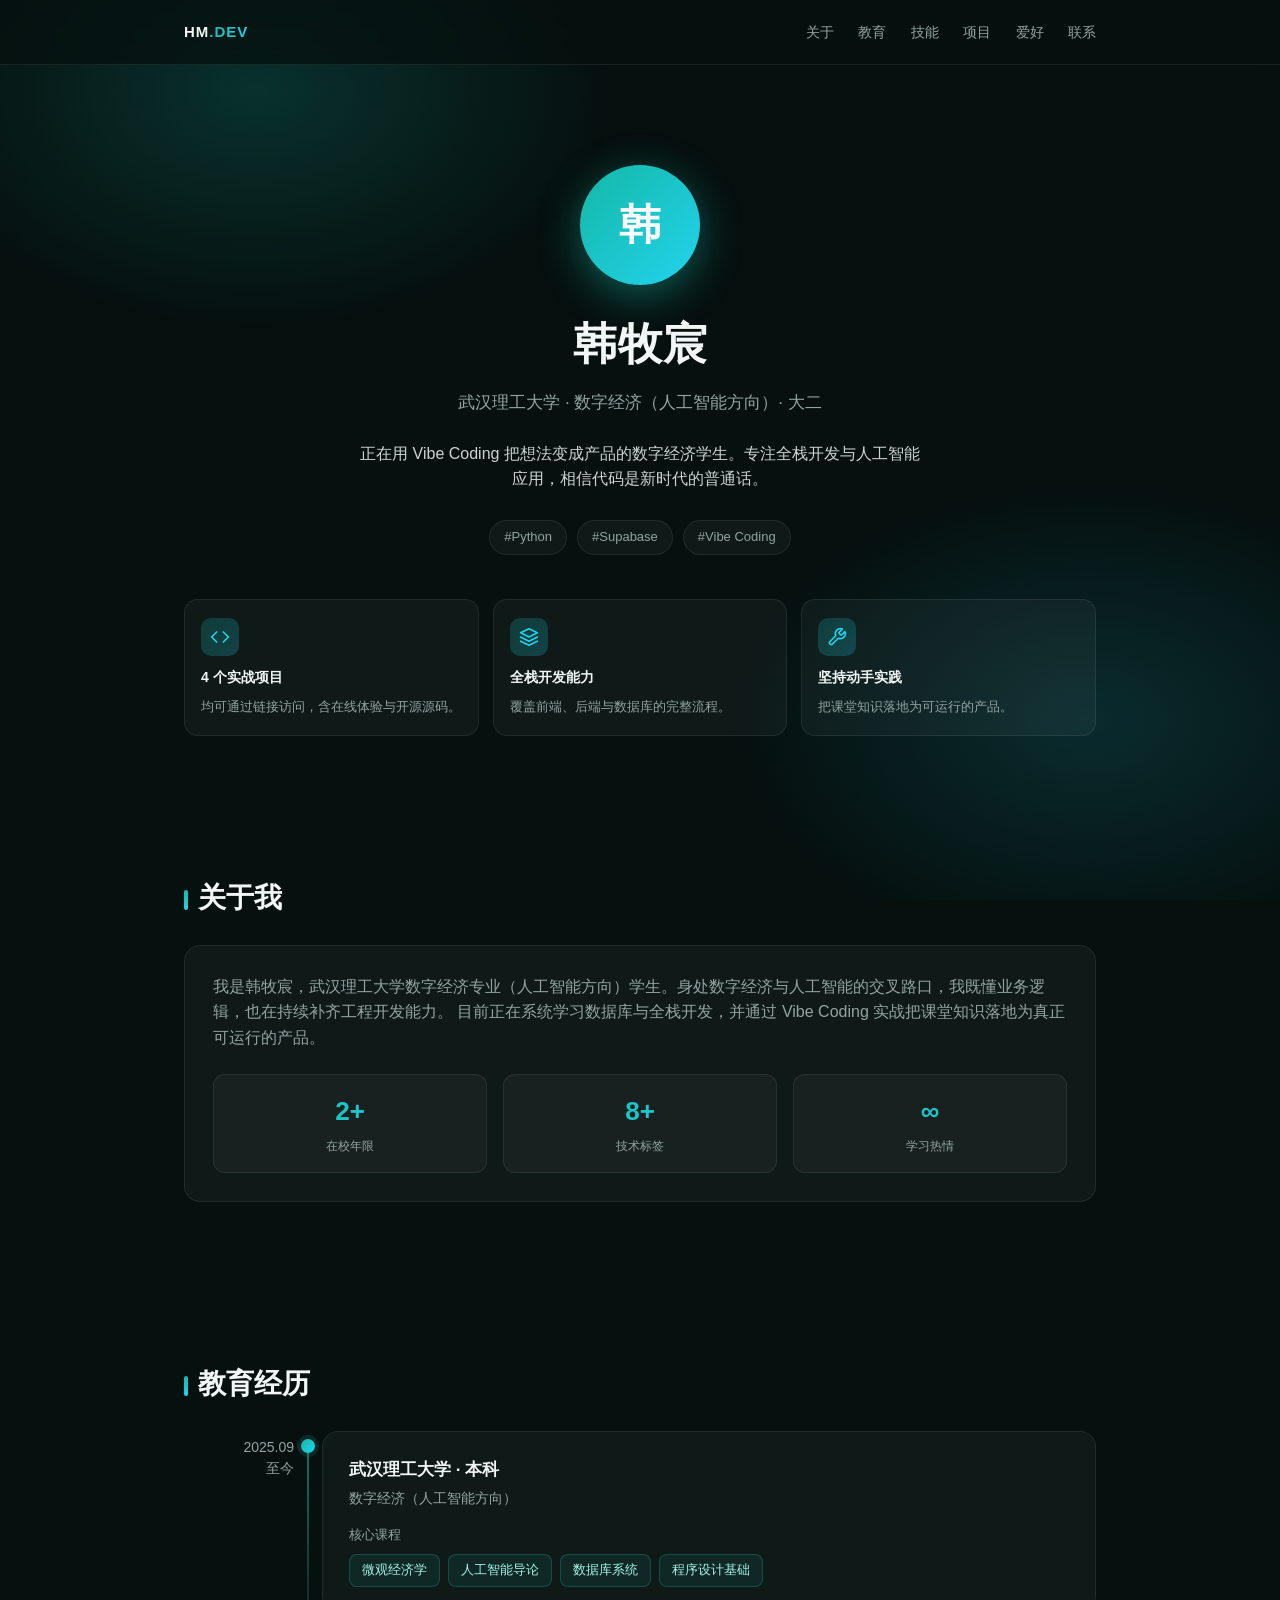
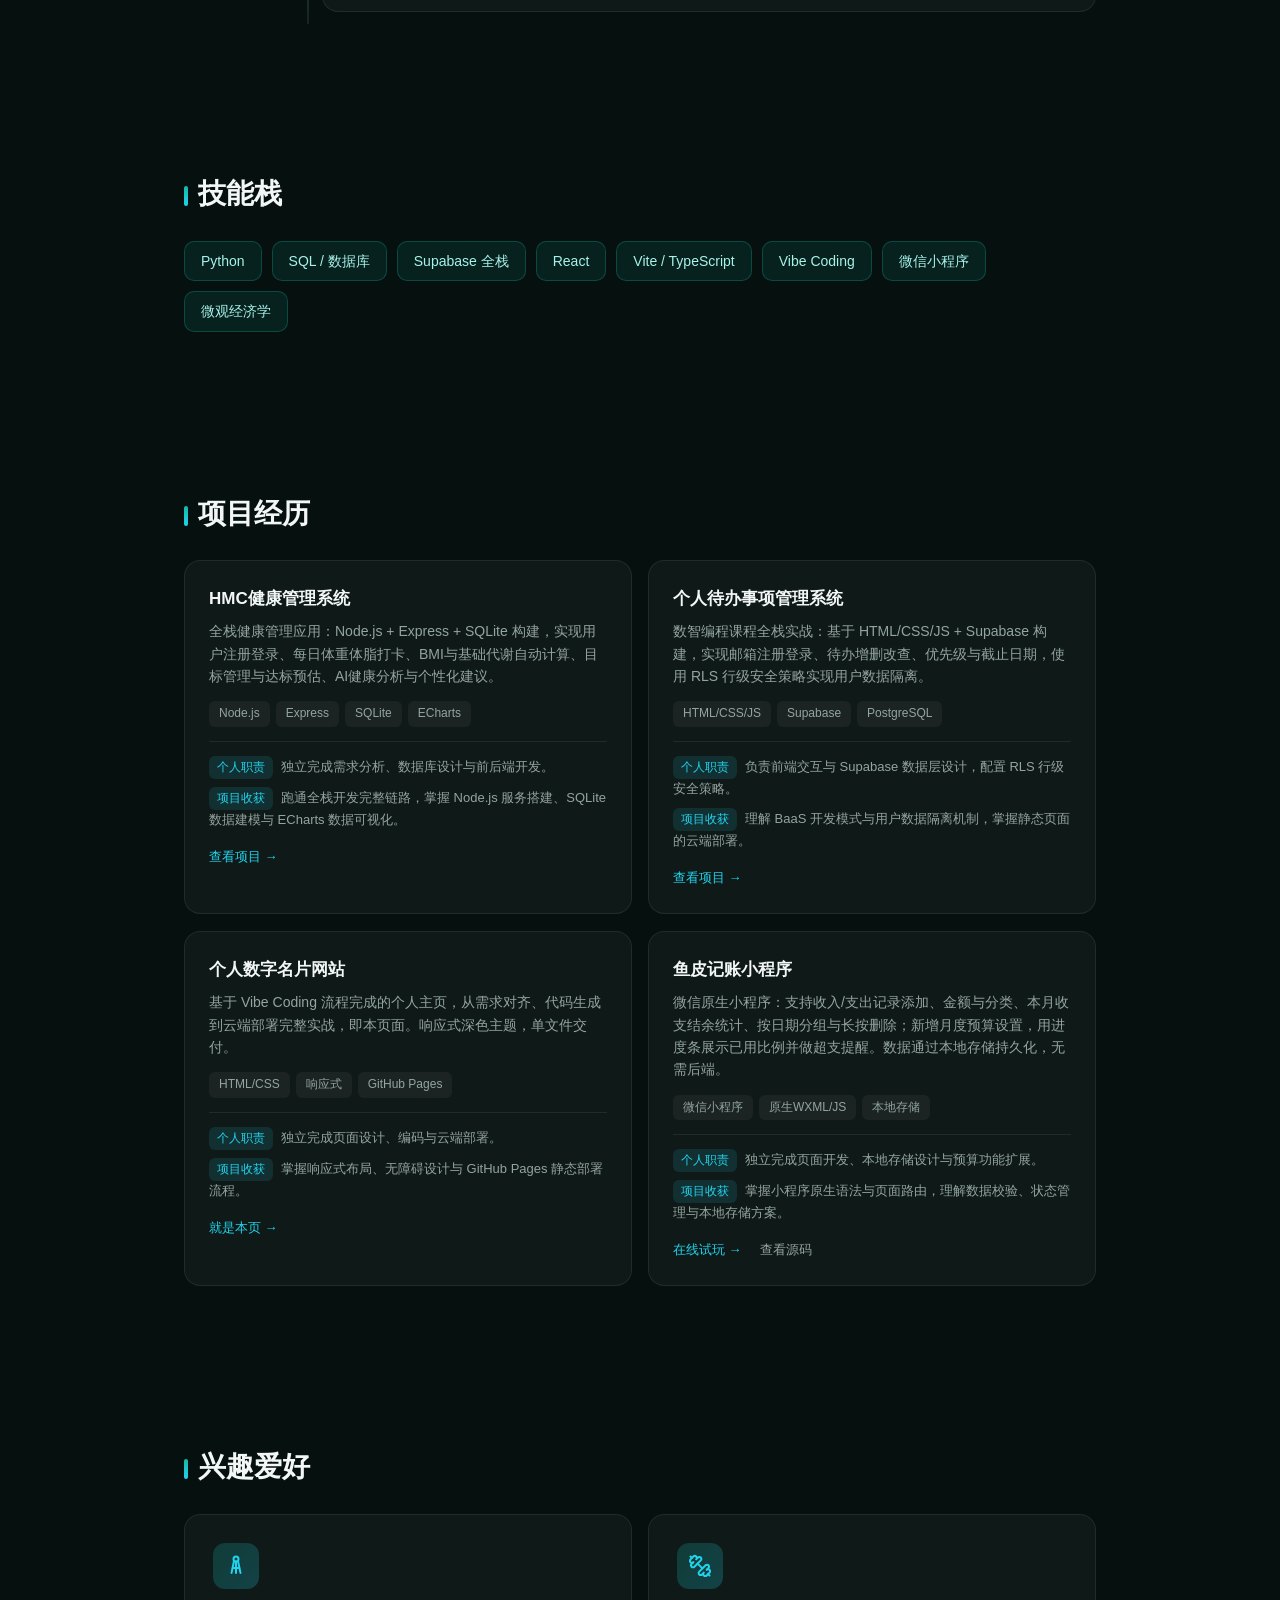
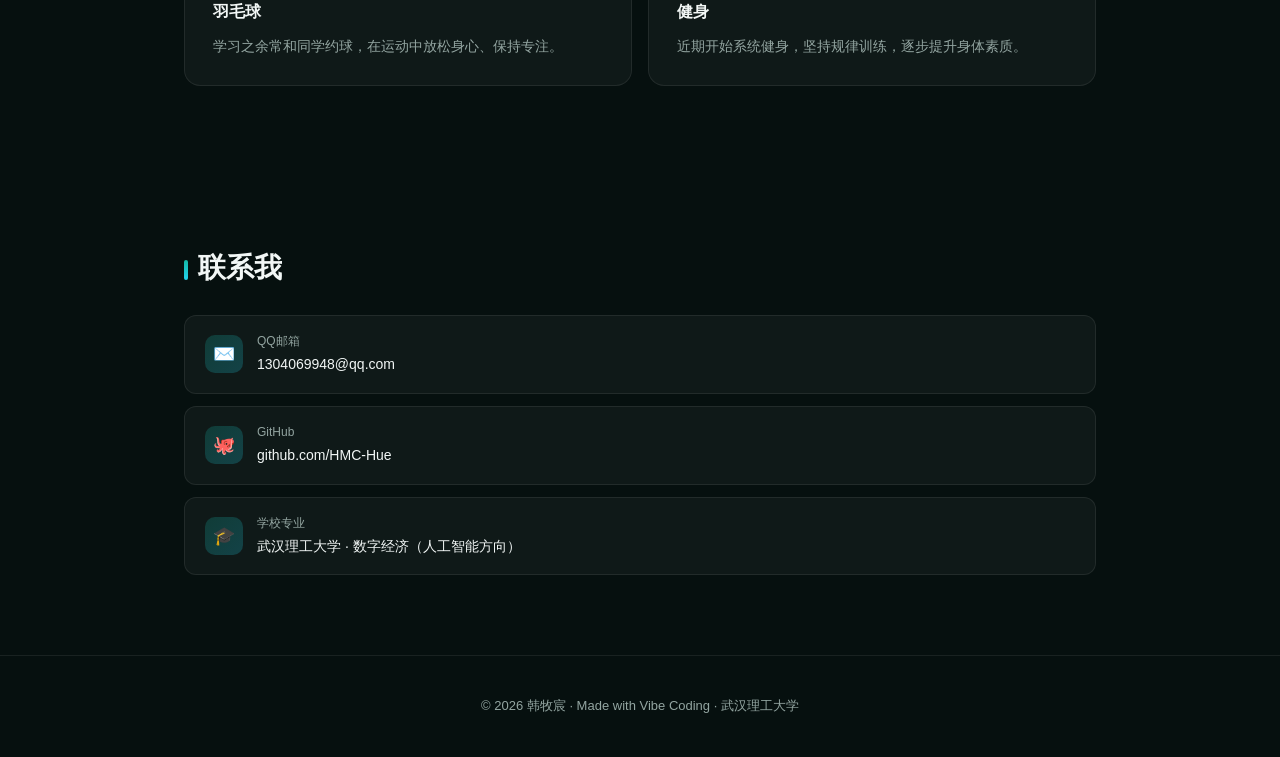
<file: index.html>
<!DOCTYPE html>
<html lang="zh-CN">
<head>
<meta charset="UTF-8" />
<meta name="viewport" content="width=device-width, initial-scale=1.0" />
<meta name="description" content="韩牧宸的个人数字名片 —— 武汉理工大学数字经济（人工智能方向）学生，专注全栈开发与人工智能应用，Vibe Coding 实践者。" />
<meta name="theme-color" content="#06100f" />
<title>韩牧宸 · 个人数字名片</title>
<style>
  * { margin: 0; padding: 0; box-sizing: border-box; }
  :root {
    --bg: #06100f;
    --card: rgba(255, 255, 255, 0.04);
    --border: rgba(255, 255, 255, 0.08);
    --text: #f2f7f6;
    --muted: #93a5a1;
    --accent: #14b8a6;
    --accent2: #22d3ee;
    --accent-rgb: 20, 184, 166;
    --accent2-rgb: 34, 211, 238;
    --ease: cubic-bezier(.22, .68, .36, 1);
  }
  html { scroll-behavior: smooth; scroll-padding-top: 80px; }
  body {
    font-family: -apple-system, BlinkMacSystemFont, "Segoe UI", "PingFang SC", "Microsoft YaHei", sans-serif;
    background: var(--bg);
    color: var(--text);
    line-height: 1.6;
    overflow-x: hidden;
  }
  .bg-glow {
    position: fixed; inset: 0; z-index: -1;
    background:
      radial-gradient(600px 400px at 20% 10%, rgba(var(--accent-rgb),0.20), transparent 60%),
      radial-gradient(600px 400px at 85% 80%, rgba(var(--accent2-rgb),0.14), transparent 60%);
  }
  .container { max-width: 960px; margin: 0 auto; padding: 0 24px; }

  nav {
    position: sticky; top: 0; z-index: 10;
    backdrop-filter: blur(12px);
    background: rgba(6,16,15,0.72);
    border-bottom: 1px solid var(--border);
  }
  nav .container { display: flex; justify-content: space-between; align-items: center; height: 64px; }
  nav .logo { font-weight: 700; font-size: 15px; letter-spacing: 1px; }
  nav .logo span { background: linear-gradient(135deg, var(--accent), var(--accent2)); -webkit-background-clip: text; background-clip: text; color: transparent; }
  nav a { color: var(--muted); text-decoration: none; margin-left: 20px; font-size: 14px; transition: color .2s; }
  nav a:hover { color: var(--accent2); }

  section { padding: 80px 0; }

  .hero { padding: 100px 0 60px; text-align: center; }
  .avatar {
    width: 120px; height: 120px; border-radius: 50%;
    background: linear-gradient(135deg, var(--accent), var(--accent2));
    display: flex; align-items: center; justify-content: center;
    font-size: 42px; font-weight: 700; color: #fff;
    margin: 0 auto 24px;
    box-shadow: 0 10px 40px rgba(var(--accent-rgb),0.45);
    transition: transform .35s var(--ease), box-shadow .35s var(--ease);
  }
  .avatar:hover {
    transform: translateY(-4px) scale(1.03);
    box-shadow: 0 16px 52px rgba(var(--accent-rgb),0.6);
  }
  .hero h1 { font-size: 44px; font-weight: 800; letter-spacing: 1px; }
  .hero .title { color: var(--muted); margin-top: 10px; font-size: 17px; }
  .hero .tagline {
    max-width: 560px; margin: 24px auto 0; color: var(--text);
    font-size: 16px; opacity: .85;
  }
  .hero .badges { margin-top: 28px; display: flex; gap: 10px; justify-content: center; flex-wrap: wrap; }
  .badge {
    padding: 6px 14px; border-radius: 999px; font-size: 13px;
    background: var(--card); border: 1px solid var(--border); color: var(--muted);
    transition: transform .3s var(--ease), color .3s, border-color .3s, background .3s;
  }
  .badge:hover {
    transform: translateY(-3px);
    color: var(--accent2);
    border-color: rgba(var(--accent-rgb),0.45);
    background: rgba(var(--accent-rgb),0.10);
  }

  h2 { font-size: 28px; margin-bottom: 24px; }
  h2::before {
    content: ""; display: inline-block; width: 4px; height: 20px;
    background: linear-gradient(180deg, var(--accent), var(--accent2));
    border-radius: 2px; margin-right: 10px; vertical-align: -3px;
  }

  .card {
    background: var(--card); border: 1px solid var(--border);
    border-radius: 16px; padding: 28px;
    transition: transform .35s var(--ease), border-color .35s, box-shadow .35s, background .35s;
  }
  .card:hover {
    transform: translateY(-4px);
    border-color: rgba(var(--accent-rgb),0.35);
    background: rgba(255,255,255,0.055);
    box-shadow: 0 18px 46px rgba(0,0,0,0.42), 0 0 0 1px rgba(var(--accent-rgb),0.10);
  }
  .about p { color: var(--muted); }
  .stats { display: grid; grid-template-columns: repeat(3, 1fr); gap: 16px; margin-top: 24px; }
  .stat {
    text-align: center; padding: 16px; background: var(--card);
    border: 1px solid var(--border); border-radius: 12px;
    transition: transform .3s var(--ease), border-color .3s, background .3s, box-shadow .3s;
  }
  .stat:hover {
    transform: translateY(-4px) scale(1.02);
    border-color: rgba(var(--accent-rgb),0.4);
    background: rgba(var(--accent-rgb),0.08);
    box-shadow: 0 10px 28px rgba(var(--accent-rgb),0.16);
  }
  .stat .num { font-size: 26px; font-weight: 700; background: linear-gradient(135deg, var(--accent), var(--accent2)); -webkit-background-clip: text; background-clip: text; color: transparent; }
  .stat .label { font-size: 12px; color: var(--muted); margin-top: 4px; }

  .skills { display: flex; flex-wrap: wrap; gap: 10px; }
  .skill {
    padding: 8px 16px; border-radius: 10px; font-size: 14px;
    background: rgba(var(--accent-rgb),0.10); border: 1px solid rgba(var(--accent-rgb),0.28);
    color: #a7f3ea;
    transition: transform .28s var(--ease), background .28s, border-color .28s, box-shadow .28s, color .28s;
  }
  .skill:hover {
    transform: translateY(-4px) rotate(-1deg);
    background: rgba(var(--accent-rgb),0.20);
    border-color: rgba(var(--accent2-rgb),0.55);
    color: #ffffff;
    box-shadow: 0 8px 22px rgba(var(--accent-rgb),0.28);
  }

  .projects { display: grid; grid-template-columns: repeat(2, 1fr); gap: 16px; }
  .project {
    position: relative; overflow: hidden;
    background: var(--card); border: 1px solid var(--border);
    border-radius: 16px; padding: 24px;
    transition: transform .35s var(--ease), border-color .35s, box-shadow .35s, background .35s;
  }
  .project::before {
    content: ""; position: absolute; top: 0; left: 0; right: 0; height: 2px;
    background: linear-gradient(90deg, var(--accent), var(--accent2));
    transform: scaleX(0); transform-origin: left;
    transition: transform .4s var(--ease);
  }
  .project:hover {
    transform: translateY(-6px);
    border-color: rgba(var(--accent-rgb),0.45);
    background: rgba(255,255,255,0.06);
    box-shadow: 0 20px 44px rgba(0,0,0,0.45), 0 0 30px rgba(var(--accent-rgb),0.14);
  }
  .project:hover::before { transform: scaleX(1); }
  .project h3 { font-size: 17px; margin-bottom: 8px; }
  .project p { color: var(--muted); font-size: 14px; }
  .project .tags { margin-top: 14px; display: flex; gap: 6px; flex-wrap: wrap; }
  .project .tags span { font-size: 12px; color: var(--muted); padding: 3px 10px; border-radius: 6px; background: rgba(255,255,255,0.05); }
  .project-link { display: inline-block; margin-top: 16px; font-size: 13px; color: var(--accent2); text-decoration: none; transition: opacity .2s; }
  .project-link:hover { opacity: .8; text-decoration: underline; }
  .project-link-row { display: flex; gap: 18px; align-items: center; margin-top: 16px; flex-wrap: wrap; }
  .project-link-row .project-link { margin-top: 0; }
  .project-link-ghost { color: var(--muted); }

  .contact-list { display: flex; flex-direction: column; gap: 12px; }
  .contact-item {
    display: flex; align-items: center; gap: 14px;
    padding: 16px 20px; background: var(--card); border: 1px solid var(--border);
    border-radius: 12px; text-decoration: none; color: var(--text);
    transition: transform .32s var(--ease), border-color .32s, background .32s, box-shadow .32s;
  }
  .contact-item:hover {
    transform: translateX(6px);
    border-color: rgba(var(--accent-rgb),0.5);
    background: rgba(var(--accent-rgb),0.08);
    box-shadow: 0 10px 26px rgba(0,0,0,0.35);
  }
  .contact-item .icon {
    width: 38px; height: 38px; border-radius: 10px; flex-shrink: 0;
    background: linear-gradient(135deg, rgba(var(--accent-rgb),0.22), rgba(var(--accent2-rgb),0.22));
    display: flex; align-items: center; justify-content: center; font-size: 18px;
    transition: transform .32s var(--ease);
  }
  .contact-item:hover .icon {
    transform: scale(1.12) rotate(-6deg);
  }
  .contact-item .meta small { display: block; color: var(--muted); font-size: 12px; }
  .contact-item .meta strong { font-size: 14px; font-weight: 500; }

  footer { text-align: center; padding: 40px 0; color: var(--muted); font-size: 13px; border-top: 1px solid var(--border); }

  /* ===== 教育经历时间轴 ===== */
  .timeline { position: relative; }
  .tl-item { display: grid; grid-template-columns: 110px 28px 1fr; align-items: start; }
  .tl-time { text-align: right; padding-top: 6px; font-size: 14px; color: var(--muted); line-height: 1.5; }
  .tl-axis { position: relative; align-self: stretch; min-height: 130px; }
  .tl-dot { position: absolute; top: 8px; left: 50%; transform: translateX(-50%); width: 14px; height: 14px; border-radius: 50%; background: linear-gradient(135deg, var(--accent), var(--accent2)); box-shadow: 0 0 0 4px rgba(var(--accent-rgb),0.15); z-index: 1; }
  .tl-line { position: absolute; top: 8px; bottom: -12px; left: 50%; transform: translateX(-50%); width: 2px; background: linear-gradient(180deg, rgba(var(--accent-rgb),0.6), var(--border)); }
  .tl-content { padding: 24px 26px; }
  .tl-content h3 { font-size: 17px; margin-bottom: 4px; }
  .tl-sub { color: var(--muted); font-size: 14px; }
  .tl-time-inline { display: none; }
  .courses-label { font-size: 13px; color: var(--muted); margin: 16px 0 8px; }
  .tl-courses { display: flex; flex-wrap: wrap; gap: 8px; }
  .tl-courses span { font-size: 13px; padding: 5px 12px; border-radius: 8px; color: #a7f3ea; background: rgba(var(--accent-rgb),0.10); border: 1px solid rgba(var(--accent-rgb),0.28); }

  /* ===== 兴趣爱好 ===== */
  .hobby-grid { display: grid; grid-template-columns: repeat(2, 1fr); gap: 16px; }
  .hobby-card { display: flex; flex-direction: column; gap: 10px; }
  .hobby-icon { width: 46px; height: 46px; border-radius: 12px; display: flex; align-items: center; justify-content: center; color: var(--accent2); background: linear-gradient(135deg, rgba(var(--accent-rgb),0.22), rgba(var(--accent2-rgb),0.22)); }
  .hobby-icon svg { width: 24px; height: 24px; }
  .hobby-card h3 { font-size: 16px; }
  .hobby-card p { color: var(--muted); font-size: 14px; }

  /* ===== 项目职责与收获 ===== */
  .role-block { margin-top: 14px; padding-top: 14px; border-top: 1px solid var(--border); display: flex; flex-direction: column; gap: 8px; }
  .role-line { font-size: 13px; color: var(--muted); line-height: 1.6; }
  .role-label { display: inline-block; font-size: 12px; color: var(--accent2); margin-right: 8px; padding: 2px 8px; border-radius: 6px; background: rgba(var(--accent2-rgb),0.12); white-space: nowrap; }

  /* ===== 核心亮点 ===== */
  .highlights { display: grid; grid-template-columns: repeat(3, 1fr); gap: 14px; margin-top: 44px; }
  .hl-card { padding: 18px 16px; border-radius: 14px; background: var(--card); border: 1px solid var(--border); display: flex; flex-direction: column; gap: 10px; align-items: flex-start; transition: transform .3s var(--ease), border-color .3s, background .3s; }
  .hl-card:hover { transform: translateY(-4px); border-color: rgba(var(--accent-rgb),0.4); background: rgba(255,255,255,0.055); }
  .hl-icon { width: 38px; height: 38px; border-radius: 10px; display: flex; align-items: center; justify-content: center; color: var(--accent2); background: linear-gradient(135deg, rgba(var(--accent-rgb),0.22), rgba(var(--accent2-rgb),0.22)); }
  .hl-icon svg { width: 20px; height: 20px; }
  .hl-card strong { font-size: 14px; }
  .hl-card p { font-size: 12.5px; color: var(--muted); line-height: 1.5; }

  /* ===== 鼠标跟随光晕（仅鼠标设备、非减少动效时由 JS 启用）===== */
  .hero { position: relative; overflow: hidden; }
  .hero .container { position: relative; z-index: 1; }
  .hero-cursor {
    position: absolute; left: 50%; top: 30%;
    width: 520px; height: 520px; border-radius: 50%;
    pointer-events: none; z-index: 0;
    background: radial-gradient(circle, rgba(var(--accent-rgb),0.16) 0%, rgba(var(--accent2-rgb),0.08) 40%, transparent 68%);
    transform: translate(-50%, -50%);
    opacity: 0; transition: opacity .45s ease; will-change: left, top;
  }
  .hero-cursor.on { opacity: 1; }

  /* ===== 项目卡片 3D 倾斜（JS 控制）===== */
  .project { transform-style: preserve-3d; will-change: transform; }

  /* ===== 新增板块响应式 ===== */
  @media (max-width: 640px) {
    .tl-item { grid-template-columns: 24px 1fr; }
    .tl-time { display: none; }
    .tl-time-inline { display: block; color: var(--muted); font-size: 13px; margin-bottom: 8px; }
    .tl-axis { min-height: 0; }
    .hobby-grid { grid-template-columns: 1fr; }
    .highlights { grid-template-columns: 1fr; gap: 10px; }
    header .container { gap: 14px; }
    .nav-links { gap: 14px; flex-wrap: wrap; justify-content: flex-end; }
    .nav-links a { font-size: 13px; }
  }

  /* ===== 滚动渐入（渐进增强，无 JS 时内容正常显示）===== */
  .reveal { opacity: 0; transform: translateY(24px); transition: opacity .7s var(--ease), transform .7s var(--ease); }
  .reveal.visible { opacity: 1; transform: none; }

  /* ===== 可访问性：键盘焦点态 ===== */
  a:focus-visible,
  .contact-item:focus-visible,
  .project-link:focus-visible {
    outline: 2px solid var(--accent2);
    outline-offset: 3px;
    border-radius: 6px;
  }

  /* ===== 可访问性：尊重减少动效偏好 ===== */
  @media (prefers-reduced-motion: reduce) {
    *, *::before, *::after {
      animation-duration: 0.01ms !important;
      animation-iteration-count: 1 !important;
      transition-duration: 0.01ms !important;
      scroll-behavior: auto !important;
    }
  }

  @media (max-width: 640px) {
    .hero h1 { font-size: 32px; }
    .projects { grid-template-columns: 1fr; }
    .stats { grid-template-columns: repeat(3, 1fr); gap: 8px; }
    nav a { margin-left: 12px; font-size: 13px; }
    section { padding: 56px 0; }
  }

  @media (max-width: 380px) {
    .container { padding: 0 16px; }
    nav a { margin-left: 8px; font-size: 12px; }
    .hero h1 { font-size: 28px; }
    .avatar { width: 100px; height: 100px; font-size: 36px; }
  }
</style>
</head>
<body id="top">
<div class="bg-glow" aria-hidden="true"></div>

<nav aria-label="主导航">
  <div class="container">
    <div class="logo">HM<span>.DEV</span></div>
    <div>
      <a href="#about">关于</a>
      <a href="#education">教育</a>
      <a href="#skills">技能</a>
      <a href="#projects">项目</a>
      <a href="#hobbies">爱好</a>
      <a href="#contact">联系</a>
    </div>
  </div>
</nav>

<header class="hero">
  <div class="container">
    <div class="avatar">韩</div>
    <h1>韩牧宸</h1>
    <p class="title">武汉理工大学 · 数字经济（人工智能方向）· 大二</p>
    <p class="tagline">
      正在用 Vibe Coding 把想法变成产品的数字经济学生。专注全栈开发与人工智能应用，相信代码是新时代的普通话。
    </p>
    <div class="badges">
      <span class="badge">#Python</span>
      <span class="badge">#Supabase</span>
      <span class="badge">#Vibe Coding</span>
    </div>
    <div class="highlights">
      <div class="hl-card">
        <span class="hl-icon">
          <svg viewBox="0 0 24 24" fill="none" stroke="currentColor" stroke-width="2" stroke-linecap="round" stroke-linejoin="round"><polyline points="16 18 22 12 16 6"/><polyline points="8 6 2 12 8 18"/></svg>
        </span>
        <strong>4 个实战项目</strong>
        <p>均可通过链接访问，含在线体验与开源源码。</p>
      </div>
      <div class="hl-card">
        <span class="hl-icon">
          <svg viewBox="0 0 24 24" fill="none" stroke="currentColor" stroke-width="2" stroke-linecap="round" stroke-linejoin="round"><polygon points="12 2 2 7 12 12 22 7 12 2"/><polyline points="2 17 12 22 22 17"/><polyline points="2 12 12 17 22 12"/></svg>
        </span>
        <strong>全栈开发能力</strong>
        <p>覆盖前端、后端与数据库的完整流程。</p>
      </div>
      <div class="hl-card">
        <span class="hl-icon">
          <svg viewBox="0 0 24 24" fill="none" stroke="currentColor" stroke-width="2" stroke-linecap="round" stroke-linejoin="round"><path d="M14.7 6.3a1 1 0 0 0 0 1.4l1.6 1.6a1 1 0 0 0 1.4 0l3.77-3.77a6 6 0 0 1-7.94 7.94l-6.91 6.91a2.12 2.12 0 0 1-3-3l6.91-6.91a6 6 0 0 1 7.94-7.94l-3.76 3.76z"/></svg>
        </span>
        <strong>坚持动手实践</strong>
        <p>把课堂知识落地为可运行的产品。</p>
      </div>
    </div>
  </div>
</header>

<section id="about" class="about reveal">
  <div class="container">
    <h2>关于我</h2>
    <div class="card">
      <p>
        我是韩牧宸，武汉理工大学数字经济专业（人工智能方向）学生。身处数字经济与人工智能的交叉路口，我既懂业务逻辑，也在持续补齐工程开发能力。
        目前正在系统学习数据库与全栈开发，并通过 Vibe Coding 实战把课堂知识落地为真正可运行的产品。
      </p>
      <div class="stats">
        <div class="stat"><div class="num">2+</div><div class="label">在校年限</div></div>
        <div class="stat"><div class="num">8+</div><div class="label">技术标签</div></div>
        <div class="stat"><div class="num">∞</div><div class="label">学习热情</div></div>
      </div>
    </div>
  </div>
</section>

<section id="education" class="reveal">
  <div class="container">
    <h2>教育经历</h2>
    <div class="timeline">
      <div class="tl-item">
        <div class="tl-time">2025.09<br>至今</div>
        <div class="tl-axis">
          <span class="tl-dot"></span>
          <span class="tl-line"></span>
        </div>
        <div class="tl-content card">
          <span class="tl-time-inline">2025.09 至今</span>
          <h3>武汉理工大学 · 本科</h3>
          <p class="tl-sub">数字经济（人工智能方向）</p>
          <p class="courses-label">核心课程</p>
          <div class="tl-courses">
            <span>微观经济学</span>
            <span>人工智能导论</span>
            <span>数据库系统</span>
            <span>程序设计基础</span>
          </div>
        </div>
      </div>
    </div>
  </div>
</section>

<section id="skills" class="reveal">
  <div class="container">
    <h2>技能栈</h2>
    <div class="skills">
      <div class="skill">Python</div>
      <div class="skill">SQL / 数据库</div>
      <div class="skill">Supabase 全栈</div>
      <div class="skill">React</div>
      <div class="skill">Vite / TypeScript</div>
      <div class="skill">Vibe Coding</div>
      <div class="skill">微信小程序</div>
      <div class="skill">微观经济学</div>
    </div>
  </div>
</section>

<section id="projects" class="reveal">
  <div class="container">
    <h2>项目经历</h2>
    <div class="projects">
      <div class="project">
        <h3>HMC健康管理系统</h3>
        <p>全栈健康管理应用：Node.js + Express + SQLite 构建，实现用户注册登录、每日体重体脂打卡、BMI与基础代谢自动计算、目标管理与达标预估、AI健康分析与个性化建议。</p>
        <div class="tags"><span>Node.js</span><span>Express</span><span>SQLite</span><span>ECharts</span></div>
        <div class="role-block">
          <div class="role-line"><span class="role-label">个人职责</span>独立完成需求分析、数据库设计与前后端开发。</div>
          <div class="role-line"><span class="role-label">项目收获</span>跑通全栈开发完整链路，掌握 Node.js 服务搭建、SQLite 数据建模与 ECharts 数据可视化。</div>
        </div>
        <a href="https://hmc-card.app.workbuddy.host/?sharecode=YSNSHSFN2C" target="_blank" rel="noopener noreferrer" class="project-link">查看项目 →</a>
      </div>
      <div class="project">
        <h3>个人待办事项管理系统</h3>
        <p>数智编程课程全栈实战：基于 HTML/CSS/JS + Supabase 构建，实现邮箱注册登录、待办增删改查、优先级与截止日期，使用 RLS 行级安全策略实现用户数据隔离。</p>
        <div class="tags"><span>HTML/CSS/JS</span><span>Supabase</span><span>PostgreSQL</span></div>
        <div class="role-block">
          <div class="role-line"><span class="role-label">个人职责</span>负责前端交互与 Supabase 数据层设计，配置 RLS 行级安全策略。</div>
          <div class="role-line"><span class="role-label">项目收获</span>理解 BaaS 开发模式与用户数据隔离机制，掌握静态页面的云端部署。</div>
        </div>
        <a href="https://hmc-hue.github.io/todo-app/" target="_blank" rel="noopener noreferrer" class="project-link">查看项目 →</a>
      </div>
      <div class="project">
        <h3>个人数字名片网站</h3>
        <p>基于 Vibe Coding 流程完成的个人主页，从需求对齐、代码生成到云端部署完整实战，即本页面。响应式深色主题，单文件交付。</p>
        <div class="tags"><span>HTML/CSS</span><span>响应式</span><span>GitHub Pages</span></div>
        <div class="role-block">
          <div class="role-line"><span class="role-label">个人职责</span>独立完成页面设计、编码与云端部署。</div>
          <div class="role-line"><span class="role-label">项目收获</span>掌握响应式布局、无障碍设计与 GitHub Pages 静态部署流程。</div>
        </div>
        <a href="#top" class="project-link">就是本页 →</a>
      </div>
      <div class="project">
        <h3>鱼皮记账小程序</h3>
        <p>微信原生小程序：支持收入/支出记录添加、金额与分类、本月收支结余统计、按日期分组与长按删除；新增月度预算设置，用进度条展示已用比例并做超支提醒。数据通过本地存储持久化，无需后端。</p>
        <div class="tags"><span>微信小程序</span><span>原生WXML/JS</span><span>本地存储</span></div>
        <div class="role-block">
          <div class="role-line"><span class="role-label">个人职责</span>独立完成页面开发、本地存储设计与预算功能扩展。</div>
          <div class="role-line"><span class="role-label">项目收获</span>掌握小程序原生语法与页面路由，理解数据校验、状态管理与本地存储方案。</div>
        </div>
        <div class="project-link-row">
          <a href="accounting/index.html" class="project-link">在线试玩 →</a>
          <a href="https://github.com/HMC-Hue/accounting-miniprogram" target="_blank" rel="noopener noreferrer" class="project-link project-link-ghost">查看源码</a>
        </div>
      </div>
    </div>
  </div>
</section>

<section id="hobbies" class="reveal">
  <div class="container">
    <h2>兴趣爱好</h2>
    <div class="hobby-grid">
      <div class="hobby-card card">
        <div class="hobby-icon">
          <svg viewBox="0 0 24 24" fill="none" stroke="currentColor" stroke-width="2" stroke-linecap="round" stroke-linejoin="round">
            <circle cx="12" cy="5" r="2.5"/>
            <path d="M10 7 7.5 19"/>
            <path d="M14 7 16.5 19"/>
            <path d="M12 7.5V19"/>
            <path d="M8.8 14h6.4"/>
          </svg>
        </div>
        <h3>羽毛球</h3>
        <p>学习之余常和同学约球，在运动中放松身心、保持专注。</p>
      </div>
      <div class="hobby-card card">
        <div class="hobby-icon">
          <svg viewBox="0 0 24 24" fill="none" stroke="currentColor" stroke-width="2" stroke-linecap="round" stroke-linejoin="round">
            <path d="M14.4 14.4 9.6 9.6"/>
            <path d="M18.657 21.485a2 2 0 1 1-2.829-2.828l-1.767 1.768a2 2 0 1 1-2.829-2.829l6.364-6.364a2 2 0 1 1 2.829 2.829l-1.768 1.767a2 2 0 1 1 2.828 2.829z"/>
            <path d="m21.5 21.5-1.4-1.4"/>
            <path d="M3.9 3.9 2.5 2.5"/>
            <path d="M6.404 12.768a2 2 0 1 1-2.829-2.829l1.768-1.767a2 2 0 1 1-2.828-2.829l2.828-2.828a2 2 0 1 1 2.829 2.828l1.767-1.768a2 2 0 1 1 2.829 2.829z"/>
          </svg>
        </div>
        <h3>健身</h3>
        <p>近期开始系统健身，坚持规律训练，逐步提升身体素质。</p>
      </div>
    </div>
  </div>
</section>

<section id="contact" class="reveal">
  <div class="container">
    <h2>联系我</h2>
    <div class="contact-list">
      <a class="contact-item" href="mailto:1304069948@qq.com">
        <div class="icon" aria-hidden="true">✉️</div>
        <div class="meta"><small>QQ邮箱</small><strong>1304069948@qq.com</strong></div>
      </a>
      <a class="contact-item" href="https://github.com/HMC-Hue" target="_blank" rel="noopener noreferrer">
        <div class="icon" aria-hidden="true">🐙</div>
        <div class="meta"><small>GitHub</small><strong>github.com/HMC-Hue</strong></div>
      </a>
      <a class="contact-item" href="https://www.whut.edu.cn" target="_blank" rel="noopener noreferrer">
        <div class="icon" aria-hidden="true">🎓</div>
        <div class="meta"><small>学校专业</small><strong>武汉理工大学 · 数字经济（人工智能方向）</strong></div>
      </a>
    </div>
  </div>
</section>

<footer>
  <div class="container">
    © 2026 韩牧宸 · Made with Vibe Coding · 武汉理工大学
  </div>
</footer>

<script>
  // 滚动渐入：仅作为视觉增强，无 JS 时内容仍正常可见
  (function () {
    var els = document.querySelectorAll('.reveal');
    if (!('IntersectionObserver' in window)) {
      els.forEach(function (el) { el.classList.add('visible'); });
      return;
    }
    var io = new IntersectionObserver(function (entries) {
      entries.forEach(function (entry) {
        if (entry.isIntersecting) {
          entry.target.classList.add('visible');
          io.unobserve(entry.target);
        }
      });
    }, { threshold: 0.12, rootMargin: '0px 0px -40px 0px' });
    els.forEach(function (el) { io.observe(el); });
  })();

  // 鼠标跟随光晕 + 项目卡片 3D 倾斜：仅鼠标设备且未开启减少动效时启用
  (function () {
    var reduce = window.matchMedia('(prefers-reduced-motion: reduce)').matches;
    var fine = window.matchMedia('(pointer: fine)').matches;
    if (reduce || !fine) return;

    // 首屏跟随光晕
    var hero = document.querySelector('.hero');
    var cursor = document.createElement('div');
    cursor.className = 'hero-cursor';
    hero.appendChild(cursor);
    var glowTick = false;
    hero.addEventListener('mousemove', function (e) {
      var r = hero.getBoundingClientRect();
      var gx = e.clientX - r.left;
      var gy = e.clientY - r.top;
      if (!glowTick) {
        glowTick = true;
        requestAnimationFrame(function () {
          cursor.style.left = gx + 'px';
          cursor.style.top = gy + 'px';
          glowTick = false;
        });
      }
      cursor.classList.add('on');
    });
    hero.addEventListener('mouseleave', function () { cursor.classList.remove('on'); });

    // 项目卡片 3D 倾斜
    document.querySelectorAll('.project').forEach(function (card) {
      var tiltTick = false;
      card.addEventListener('mousemove', function (e) {
        var r = card.getBoundingClientRect();
        var px = (e.clientX - r.left) / r.width;
        var py = (e.clientY - r.top) / r.height;
        var ry = (px - 0.5) * 10;
        var rx = (0.5 - py) * 10;
        if (!tiltTick) {
          tiltTick = true;
          requestAnimationFrame(function () {
            card.style.transition = 'none';
            card.style.transform = 'perspective(800px) rotateX(' + rx.toFixed(2) + 'deg) rotateY(' + ry.toFixed(2) + 'deg)';
            tiltTick = false;
          });
        }
      });
      card.addEventListener('mouseleave', function () {
        card.style.transition = '';
        card.style.transform = '';
      });
    });
  })();
</script>

</body>
</html>
</file>
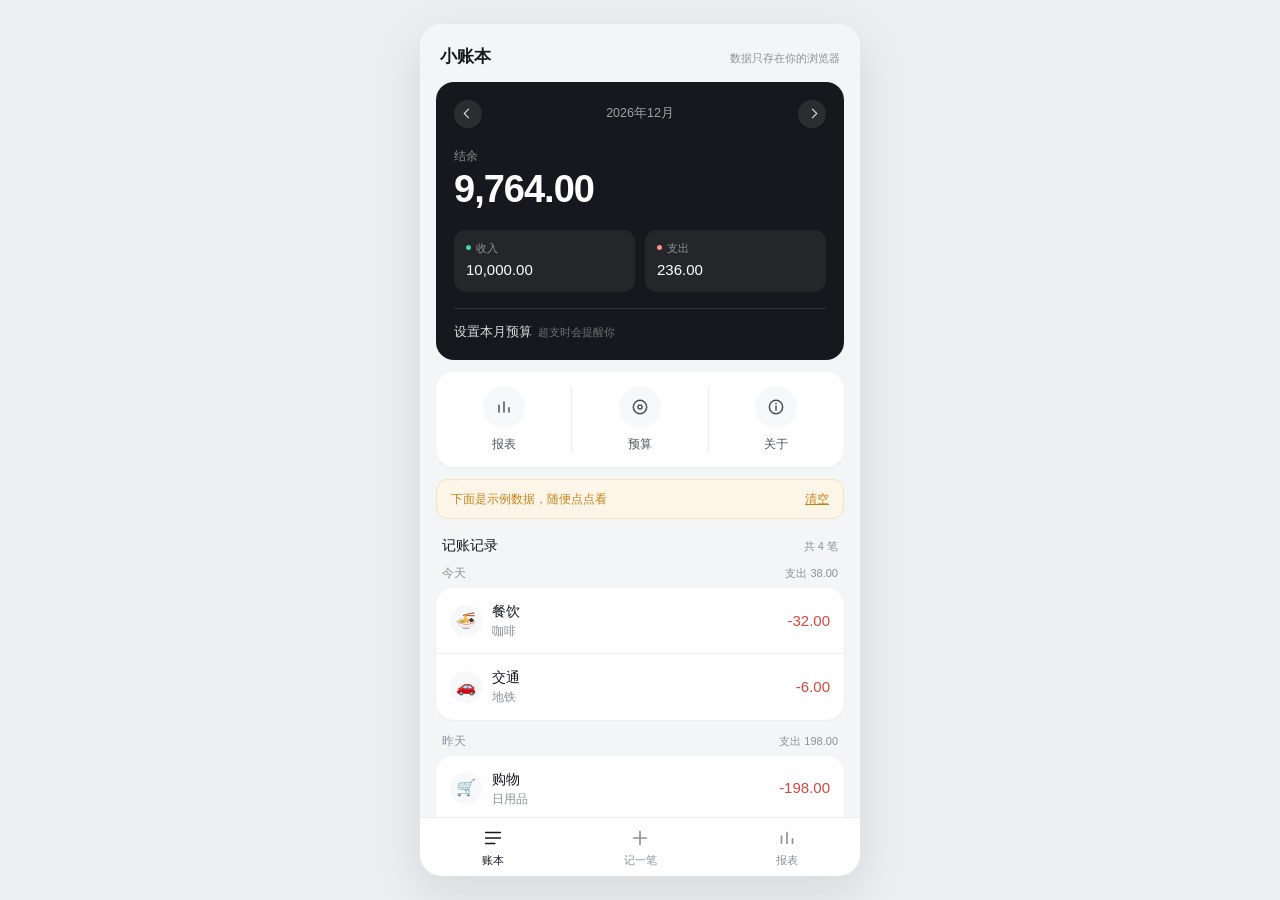
<file: accounting/index.html>
<!DOCTYPE html>
<html lang="zh-CN">
<head>
<meta charset="utf-8">
<meta name="viewport" content="width=device-width, initial-scale=1, viewport-fit=cover">
<meta name="theme-color" content="#f4f5f7">
<title>小账本 · 记账 Demo</title>
<link rel="stylesheet" href="assets/app.css">
</head>
<body>

<div class="app">
  <header class="app-bar">
    <div class="app-title">小账本</div>
    <div class="app-note">数据只存在你的浏览器</div>
  </header>

  <main id="view" class="view"></main>

  <nav class="tabbar" id="tabbar">
    <button class="tab" data-view="home" type="button">
      <svg class="tab-icon" viewBox="0 0 24 24" aria-hidden="true">
        <path d="M4 6h16M4 12h16M4 18h10" />
      </svg>
      <span class="tab-label">账本</span>
    </button>
    <button class="tab" data-view="add" type="button">
      <svg class="tab-icon" viewBox="0 0 24 24" aria-hidden="true">
        <path d="M12 5v14M5 12h14" />
      </svg>
      <span class="tab-label">记一笔</span>
    </button>
    <button class="tab" data-view="report" type="button">
      <svg class="tab-icon" viewBox="0 0 24 24" aria-hidden="true">
        <path d="M6 18V10M12 18V6M18 18v-5" />
      </svg>
      <span class="tab-label">报表</span>
    </button>
  </nav>
</div>

<script src="utils/money.js"></script>
<script src="utils/categories.js"></script>
<script src="utils/stats.js"></script>
<script src="utils/store.js"></script>
<script src="utils/exporter.js"></script>
<script src="assets/app.js"></script>
</body>
</html>
</file>
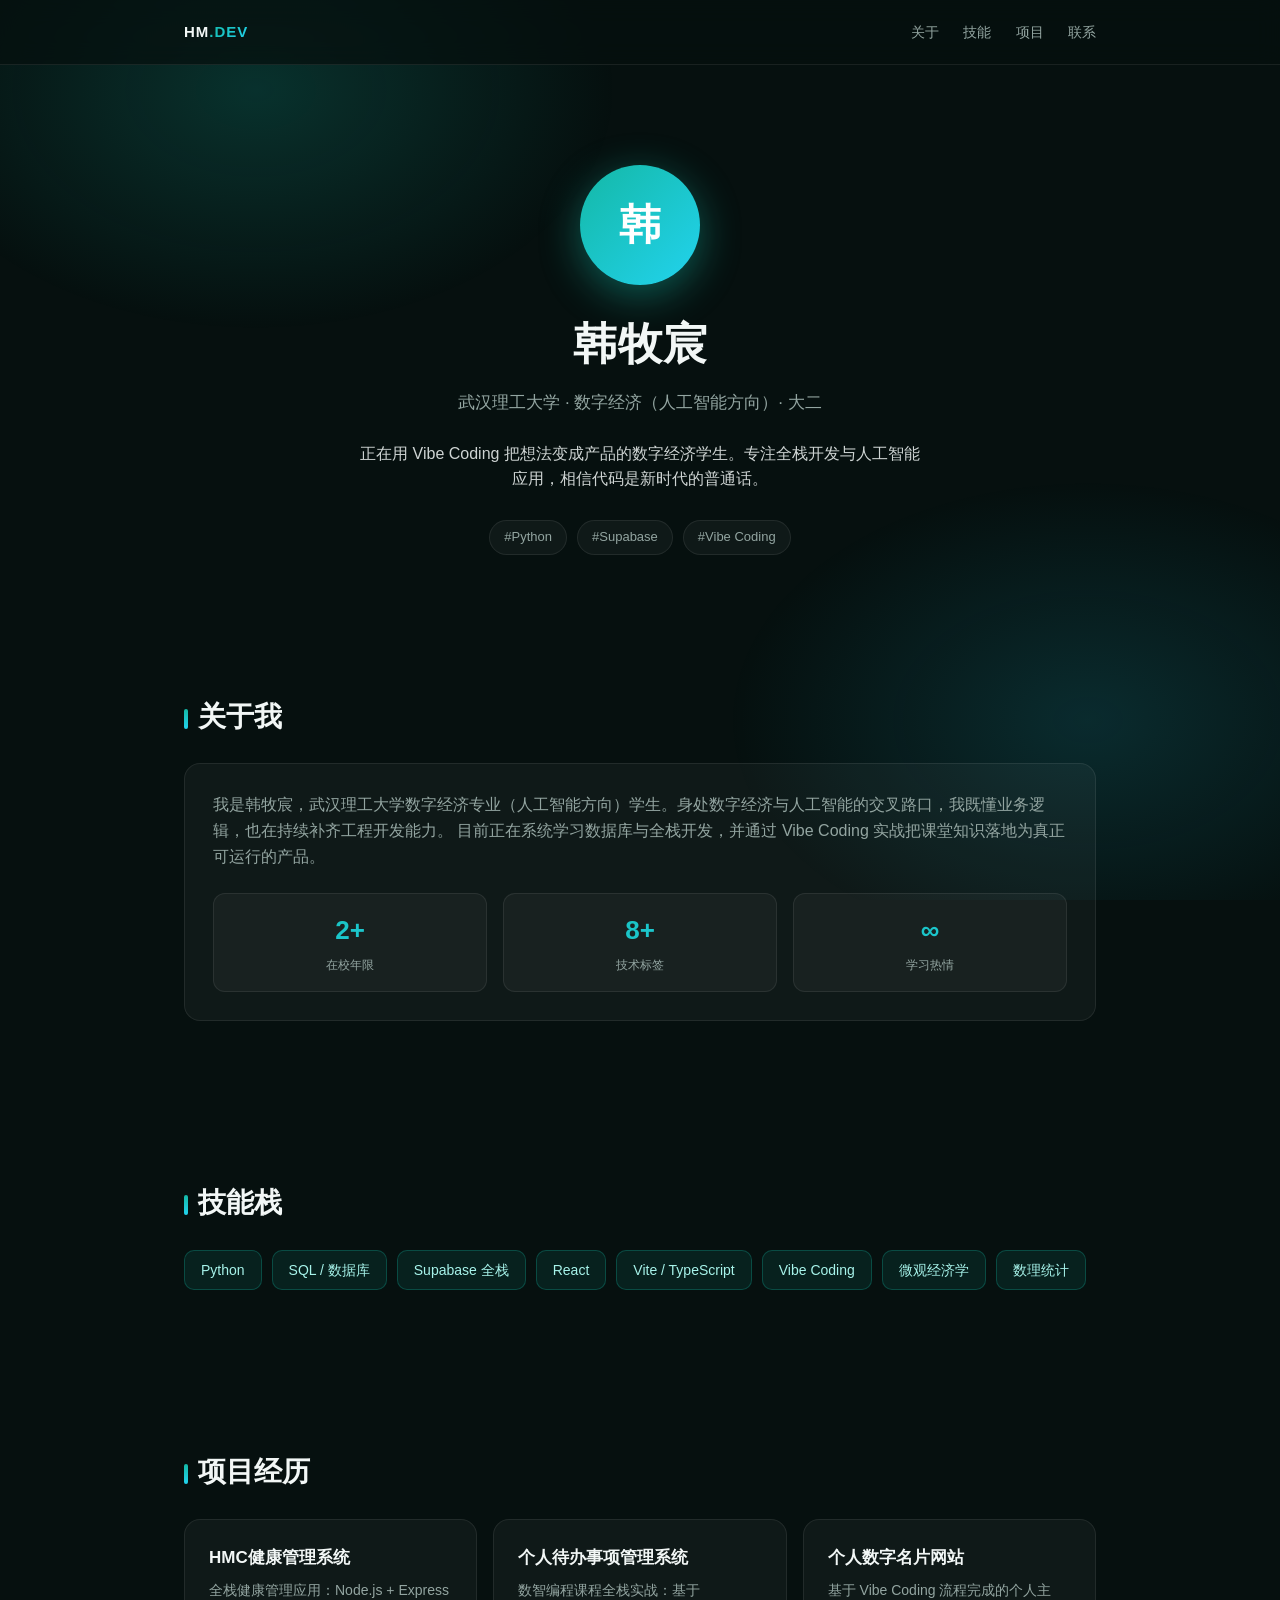
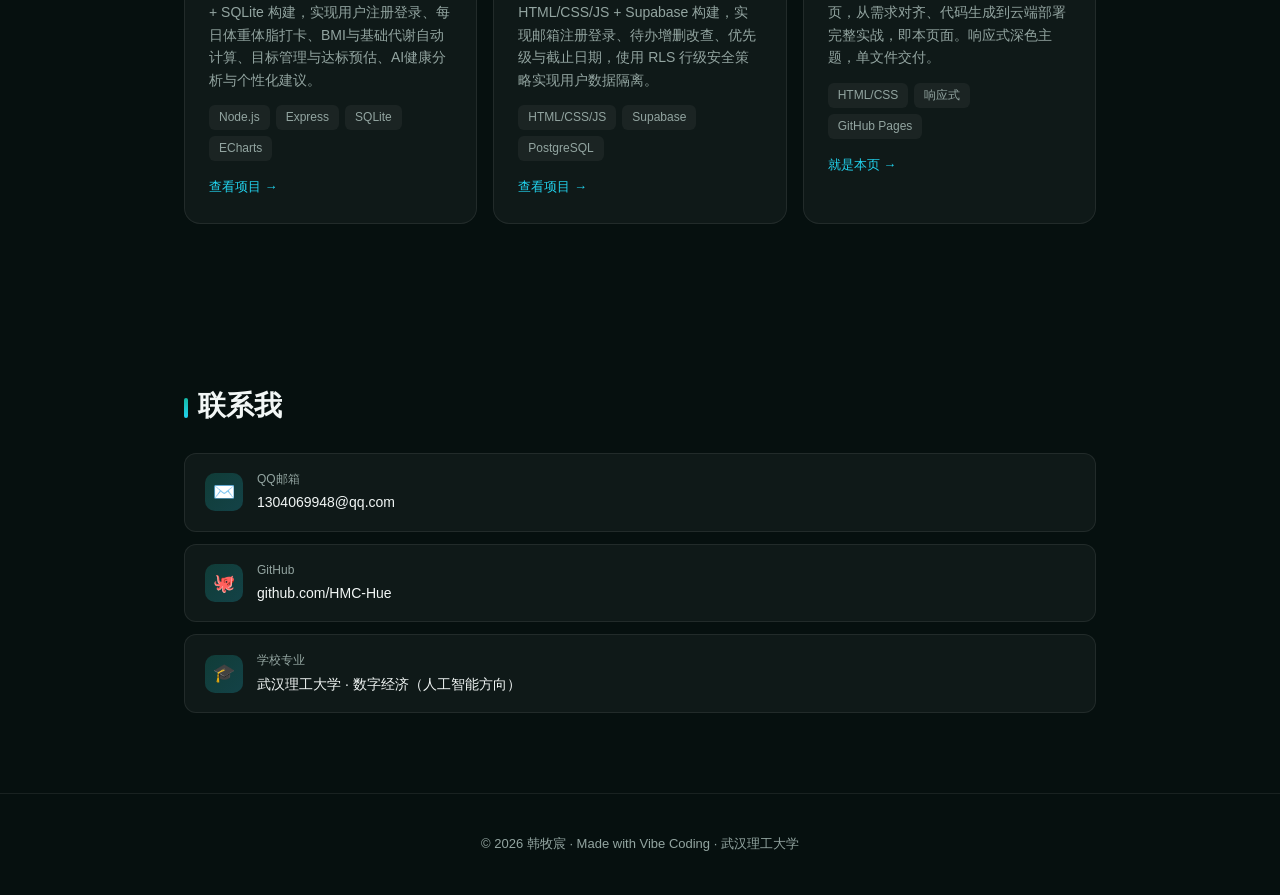
<file: _backup/index-v2.html>
<!DOCTYPE html>
<html lang="zh-CN">
<head>
<meta charset="UTF-8" />
<meta name="viewport" content="width=device-width, initial-scale=1.0" />
<meta name="description" content="韩牧宸的个人数字名片 —— 武汉理工大学数字经济（人工智能方向）学生，专注全栈开发与人工智能应用，Vibe Coding 实践者。" />
<meta name="theme-color" content="#06100f" />
<title>韩牧宸 · 个人数字名片</title>
<style>
  * { margin: 0; padding: 0; box-sizing: border-box; }
  :root {
    --bg: #06100f;
    --card: rgba(255, 255, 255, 0.04);
    --border: rgba(255, 255, 255, 0.08);
    --text: #f2f7f6;
    --muted: #93a5a1;
    --accent: #14b8a6;
    --accent2: #22d3ee;
    --accent-rgb: 20, 184, 166;
    --accent2-rgb: 34, 211, 238;
    --ease: cubic-bezier(.22, .68, .36, 1);
  }
  html { scroll-behavior: smooth; scroll-padding-top: 80px; }
  body {
    font-family: -apple-system, BlinkMacSystemFont, "Segoe UI", "PingFang SC", "Microsoft YaHei", sans-serif;
    background: var(--bg);
    color: var(--text);
    line-height: 1.6;
    overflow-x: hidden;
  }
  .bg-glow {
    position: fixed; inset: 0; z-index: -1;
    background:
      radial-gradient(600px 400px at 20% 10%, rgba(var(--accent-rgb),0.20), transparent 60%),
      radial-gradient(600px 400px at 85% 80%, rgba(var(--accent2-rgb),0.14), transparent 60%);
  }
  .container { max-width: 960px; margin: 0 auto; padding: 0 24px; }

  nav {
    position: sticky; top: 0; z-index: 10;
    backdrop-filter: blur(12px);
    background: rgba(6,16,15,0.72);
    border-bottom: 1px solid var(--border);
  }
  nav .container { display: flex; justify-content: space-between; align-items: center; height: 64px; }
  nav .logo { font-weight: 700; font-size: 15px; letter-spacing: 1px; }
  nav .logo span { background: linear-gradient(135deg, var(--accent), var(--accent2)); -webkit-background-clip: text; background-clip: text; color: transparent; }
  nav a { color: var(--muted); text-decoration: none; margin-left: 20px; font-size: 14px; transition: color .2s; }
  nav a:hover { color: var(--accent2); }

  section { padding: 80px 0; }

  .hero { padding: 100px 0 60px; text-align: center; }
  .avatar {
    width: 120px; height: 120px; border-radius: 50%;
    background: linear-gradient(135deg, var(--accent), var(--accent2));
    display: flex; align-items: center; justify-content: center;
    font-size: 42px; font-weight: 700; color: #fff;
    margin: 0 auto 24px;
    box-shadow: 0 10px 40px rgba(var(--accent-rgb),0.45);
    transition: transform .35s var(--ease), box-shadow .35s var(--ease);
  }
  .avatar:hover {
    transform: translateY(-4px) scale(1.03);
    box-shadow: 0 16px 52px rgba(var(--accent-rgb),0.6);
  }
  .hero h1 { font-size: 44px; font-weight: 800; letter-spacing: 1px; }
  .hero .title { color: var(--muted); margin-top: 10px; font-size: 17px; }
  .hero .tagline {
    max-width: 560px; margin: 24px auto 0; color: var(--text);
    font-size: 16px; opacity: .85;
  }
  .hero .badges { margin-top: 28px; display: flex; gap: 10px; justify-content: center; flex-wrap: wrap; }
  .badge {
    padding: 6px 14px; border-radius: 999px; font-size: 13px;
    background: var(--card); border: 1px solid var(--border); color: var(--muted);
    transition: transform .3s var(--ease), color .3s, border-color .3s, background .3s;
  }
  .badge:hover {
    transform: translateY(-3px);
    color: var(--accent2);
    border-color: rgba(var(--accent-rgb),0.45);
    background: rgba(var(--accent-rgb),0.10);
  }

  h2 { font-size: 28px; margin-bottom: 24px; }
  h2::before {
    content: ""; display: inline-block; width: 4px; height: 20px;
    background: linear-gradient(180deg, var(--accent), var(--accent2));
    border-radius: 2px; margin-right: 10px; vertical-align: -3px;
  }

  .card {
    background: var(--card); border: 1px solid var(--border);
    border-radius: 16px; padding: 28px;
    transition: transform .35s var(--ease), border-color .35s, box-shadow .35s, background .35s;
  }
  .card:hover {
    transform: translateY(-4px);
    border-color: rgba(var(--accent-rgb),0.35);
    background: rgba(255,255,255,0.055);
    box-shadow: 0 18px 46px rgba(0,0,0,0.42), 0 0 0 1px rgba(var(--accent-rgb),0.10);
  }
  .about p { color: var(--muted); }
  .stats { display: grid; grid-template-columns: repeat(3, 1fr); gap: 16px; margin-top: 24px; }
  .stat {
    text-align: center; padding: 16px; background: var(--card);
    border: 1px solid var(--border); border-radius: 12px;
    transition: transform .3s var(--ease), border-color .3s, background .3s, box-shadow .3s;
  }
  .stat:hover {
    transform: translateY(-4px) scale(1.02);
    border-color: rgba(var(--accent-rgb),0.4);
    background: rgba(var(--accent-rgb),0.08);
    box-shadow: 0 10px 28px rgba(var(--accent-rgb),0.16);
  }
  .stat .num { font-size: 26px; font-weight: 700; background: linear-gradient(135deg, var(--accent), var(--accent2)); -webkit-background-clip: text; background-clip: text; color: transparent; }
  .stat .label { font-size: 12px; color: var(--muted); margin-top: 4px; }

  .skills { display: flex; flex-wrap: wrap; gap: 10px; }
  .skill {
    padding: 8px 16px; border-radius: 10px; font-size: 14px;
    background: rgba(var(--accent-rgb),0.10); border: 1px solid rgba(var(--accent-rgb),0.28);
    color: #a7f3ea;
    transition: transform .28s var(--ease), background .28s, border-color .28s, box-shadow .28s, color .28s;
  }
  .skill:hover {
    transform: translateY(-4px) rotate(-1deg);
    background: rgba(var(--accent-rgb),0.20);
    border-color: rgba(var(--accent2-rgb),0.55);
    color: #ffffff;
    box-shadow: 0 8px 22px rgba(var(--accent-rgb),0.28);
  }

  .projects { display: grid; grid-template-columns: repeat(3, 1fr); gap: 16px; }
  .project {
    position: relative; overflow: hidden;
    background: var(--card); border: 1px solid var(--border);
    border-radius: 16px; padding: 24px;
    transition: transform .35s var(--ease), border-color .35s, box-shadow .35s, background .35s;
  }
  .project::before {
    content: ""; position: absolute; top: 0; left: 0; right: 0; height: 2px;
    background: linear-gradient(90deg, var(--accent), var(--accent2));
    transform: scaleX(0); transform-origin: left;
    transition: transform .4s var(--ease);
  }
  .project:hover {
    transform: translateY(-6px);
    border-color: rgba(var(--accent-rgb),0.45);
    background: rgba(255,255,255,0.06);
    box-shadow: 0 20px 44px rgba(0,0,0,0.45), 0 0 30px rgba(var(--accent-rgb),0.14);
  }
  .project:hover::before { transform: scaleX(1); }
  .project h3 { font-size: 17px; margin-bottom: 8px; }
  .project p { color: var(--muted); font-size: 14px; }
  .project .tags { margin-top: 14px; display: flex; gap: 6px; flex-wrap: wrap; }
  .project .tags span { font-size: 12px; color: var(--muted); padding: 3px 10px; border-radius: 6px; background: rgba(255,255,255,0.05); }
  .project-link { display: inline-block; margin-top: 16px; font-size: 13px; color: var(--accent2); text-decoration: none; transition: opacity .2s; }
  .project-link:hover { opacity: .8; text-decoration: underline; }

  .contact-list { display: flex; flex-direction: column; gap: 12px; }
  .contact-item {
    display: flex; align-items: center; gap: 14px;
    padding: 16px 20px; background: var(--card); border: 1px solid var(--border);
    border-radius: 12px; text-decoration: none; color: var(--text);
    transition: transform .32s var(--ease), border-color .32s, background .32s, box-shadow .32s;
  }
  .contact-item:hover {
    transform: translateX(6px);
    border-color: rgba(var(--accent-rgb),0.5);
    background: rgba(var(--accent-rgb),0.08);
    box-shadow: 0 10px 26px rgba(0,0,0,0.35);
  }
  .contact-item .icon {
    width: 38px; height: 38px; border-radius: 10px; flex-shrink: 0;
    background: linear-gradient(135deg, rgba(var(--accent-rgb),0.22), rgba(var(--accent2-rgb),0.22));
    display: flex; align-items: center; justify-content: center; font-size: 18px;
    transition: transform .32s var(--ease);
  }
  .contact-item:hover .icon {
    transform: scale(1.12) rotate(-6deg);
  }
  .contact-item .meta small { display: block; color: var(--muted); font-size: 12px; }
  .contact-item .meta strong { font-size: 14px; font-weight: 500; }

  footer { text-align: center; padding: 40px 0; color: var(--muted); font-size: 13px; border-top: 1px solid var(--border); }

  /* ===== 滚动渐入（渐进增强，无 JS 时内容正常显示）===== */
  .reveal { opacity: 0; transform: translateY(24px); transition: opacity .7s var(--ease), transform .7s var(--ease); }
  .reveal.visible { opacity: 1; transform: none; }

  /* ===== 可访问性：键盘焦点态 ===== */
  a:focus-visible,
  .contact-item:focus-visible,
  .project-link:focus-visible {
    outline: 2px solid var(--accent2);
    outline-offset: 3px;
    border-radius: 6px;
  }

  /* ===== 可访问性：尊重减少动效偏好 ===== */
  @media (prefers-reduced-motion: reduce) {
    *, *::before, *::after {
      animation-duration: 0.01ms !important;
      animation-iteration-count: 1 !important;
      transition-duration: 0.01ms !important;
      scroll-behavior: auto !important;
    }
  }

  @media (max-width: 640px) {
    .hero h1 { font-size: 32px; }
    .projects { grid-template-columns: 1fr; }
    .stats { grid-template-columns: repeat(3, 1fr); gap: 8px; }
    nav a { margin-left: 12px; font-size: 13px; }
    section { padding: 56px 0; }
  }

  @media (max-width: 380px) {
    .container { padding: 0 16px; }
    nav a { margin-left: 8px; font-size: 12px; }
    .hero h1 { font-size: 28px; }
    .avatar { width: 100px; height: 100px; font-size: 36px; }
  }
</style>
</head>
<body id="top">
<div class="bg-glow" aria-hidden="true"></div>

<nav aria-label="主导航">
  <div class="container">
    <div class="logo">HM<span>.DEV</span></div>
    <div>
      <a href="#about">关于</a>
      <a href="#skills">技能</a>
      <a href="#projects">项目</a>
      <a href="#contact">联系</a>
    </div>
  </div>
</nav>

<header class="hero">
  <div class="container">
    <div class="avatar">韩</div>
    <h1>韩牧宸</h1>
    <p class="title">武汉理工大学 · 数字经济（人工智能方向）· 大二</p>
    <p class="tagline">
      正在用 Vibe Coding 把想法变成产品的数字经济学生。专注全栈开发与人工智能应用，相信代码是新时代的普通话。
    </p>
    <div class="badges">
      <span class="badge">#Python</span>
      <span class="badge">#Supabase</span>
      <span class="badge">#Vibe Coding</span>
    </div>
  </div>
</header>

<section id="about" class="about reveal">
  <div class="container">
    <h2>关于我</h2>
    <div class="card">
      <p>
        我是韩牧宸，武汉理工大学数字经济专业（人工智能方向）学生。身处数字经济与人工智能的交叉路口，我既懂业务逻辑，也在持续补齐工程开发能力。
        目前正在系统学习数据库与全栈开发，并通过 Vibe Coding 实战把课堂知识落地为真正可运行的产品。
      </p>
      <div class="stats">
        <div class="stat"><div class="num">2+</div><div class="label">在校年限</div></div>
        <div class="stat"><div class="num">8+</div><div class="label">技术标签</div></div>
        <div class="stat"><div class="num">∞</div><div class="label">学习热情</div></div>
      </div>
    </div>
  </div>
</section>

<section id="skills" class="reveal">
  <div class="container">
    <h2>技能栈</h2>
    <div class="skills">
      <div class="skill">Python</div>
      <div class="skill">SQL / 数据库</div>
      <div class="skill">Supabase 全栈</div>
      <div class="skill">React</div>
      <div class="skill">Vite / TypeScript</div>
      <div class="skill">Vibe Coding</div>
      <div class="skill">微观经济学</div>
      <div class="skill">数理统计</div>
    </div>
  </div>
</section>

<section id="projects" class="reveal">
  <div class="container">
    <h2>项目经历</h2>
    <div class="projects">
      <div class="project">
        <h3>HMC健康管理系统</h3>
        <p>全栈健康管理应用：Node.js + Express + SQLite 构建，实现用户注册登录、每日体重体脂打卡、BMI与基础代谢自动计算、目标管理与达标预估、AI健康分析与个性化建议。</p>
        <div class="tags"><span>Node.js</span><span>Express</span><span>SQLite</span><span>ECharts</span></div>
        <a href="https://hmc-card.app.workbuddy.host/?sharecode=YSNSHSFN2C" target="_blank" rel="noopener noreferrer" class="project-link">查看项目 →</a>
      </div>
      <div class="project">
        <h3>个人待办事项管理系统</h3>
        <p>数智编程课程全栈实战：基于 HTML/CSS/JS + Supabase 构建，实现邮箱注册登录、待办增删改查、优先级与截止日期，使用 RLS 行级安全策略实现用户数据隔离。</p>
        <div class="tags"><span>HTML/CSS/JS</span><span>Supabase</span><span>PostgreSQL</span></div>
        <a href="https://hmc-hue.github.io/todo-app/" target="_blank" rel="noopener noreferrer" class="project-link">查看项目 →</a>
      </div>
      <div class="project">
        <h3>个人数字名片网站</h3>
        <p>基于 Vibe Coding 流程完成的个人主页，从需求对齐、代码生成到云端部署完整实战，即本页面。响应式深色主题，单文件交付。</p>
        <div class="tags"><span>HTML/CSS</span><span>响应式</span><span>GitHub Pages</span></div>
        <a href="#top" class="project-link">就是本页 →</a>
      </div>
    </div>
  </div>
</section>

<section id="contact" class="reveal">
  <div class="container">
    <h2>联系我</h2>
    <div class="contact-list">
      <a class="contact-item" href="mailto:1304069948@qq.com">
        <div class="icon" aria-hidden="true">✉️</div>
        <div class="meta"><small>QQ邮箱</small><strong>1304069948@qq.com</strong></div>
      </a>
      <a class="contact-item" href="https://github.com/HMC-Hue" target="_blank" rel="noopener noreferrer">
        <div class="icon" aria-hidden="true">🐙</div>
        <div class="meta"><small>GitHub</small><strong>github.com/HMC-Hue</strong></div>
      </a>
      <a class="contact-item" href="https://www.whut.edu.cn" target="_blank" rel="noopener noreferrer">
        <div class="icon" aria-hidden="true">🎓</div>
        <div class="meta"><small>学校专业</small><strong>武汉理工大学 · 数字经济（人工智能方向）</strong></div>
      </a>
    </div>
  </div>
</section>

<footer>
  <div class="container">
    © 2026 韩牧宸 · Made with Vibe Coding · 武汉理工大学
  </div>
</footer>

<script>
  // 滚动渐入：仅作为视觉增强，无 JS 时内容仍正常可见
  (function () {
    var els = document.querySelectorAll('.reveal');
    if (!('IntersectionObserver' in window)) {
      els.forEach(function (el) { el.classList.add('visible'); });
      return;
    }
    var io = new IntersectionObserver(function (entries) {
      entries.forEach(function (entry) {
        if (entry.isIntersecting) {
          entry.target.classList.add('visible');
          io.unobserve(entry.target);
        }
      });
    }, { threshold: 0.12, rootMargin: '0px 0px -40px 0px' });
    els.forEach(function (el) { io.observe(el); });
  })();
</script>

</body>
</html>
</file>
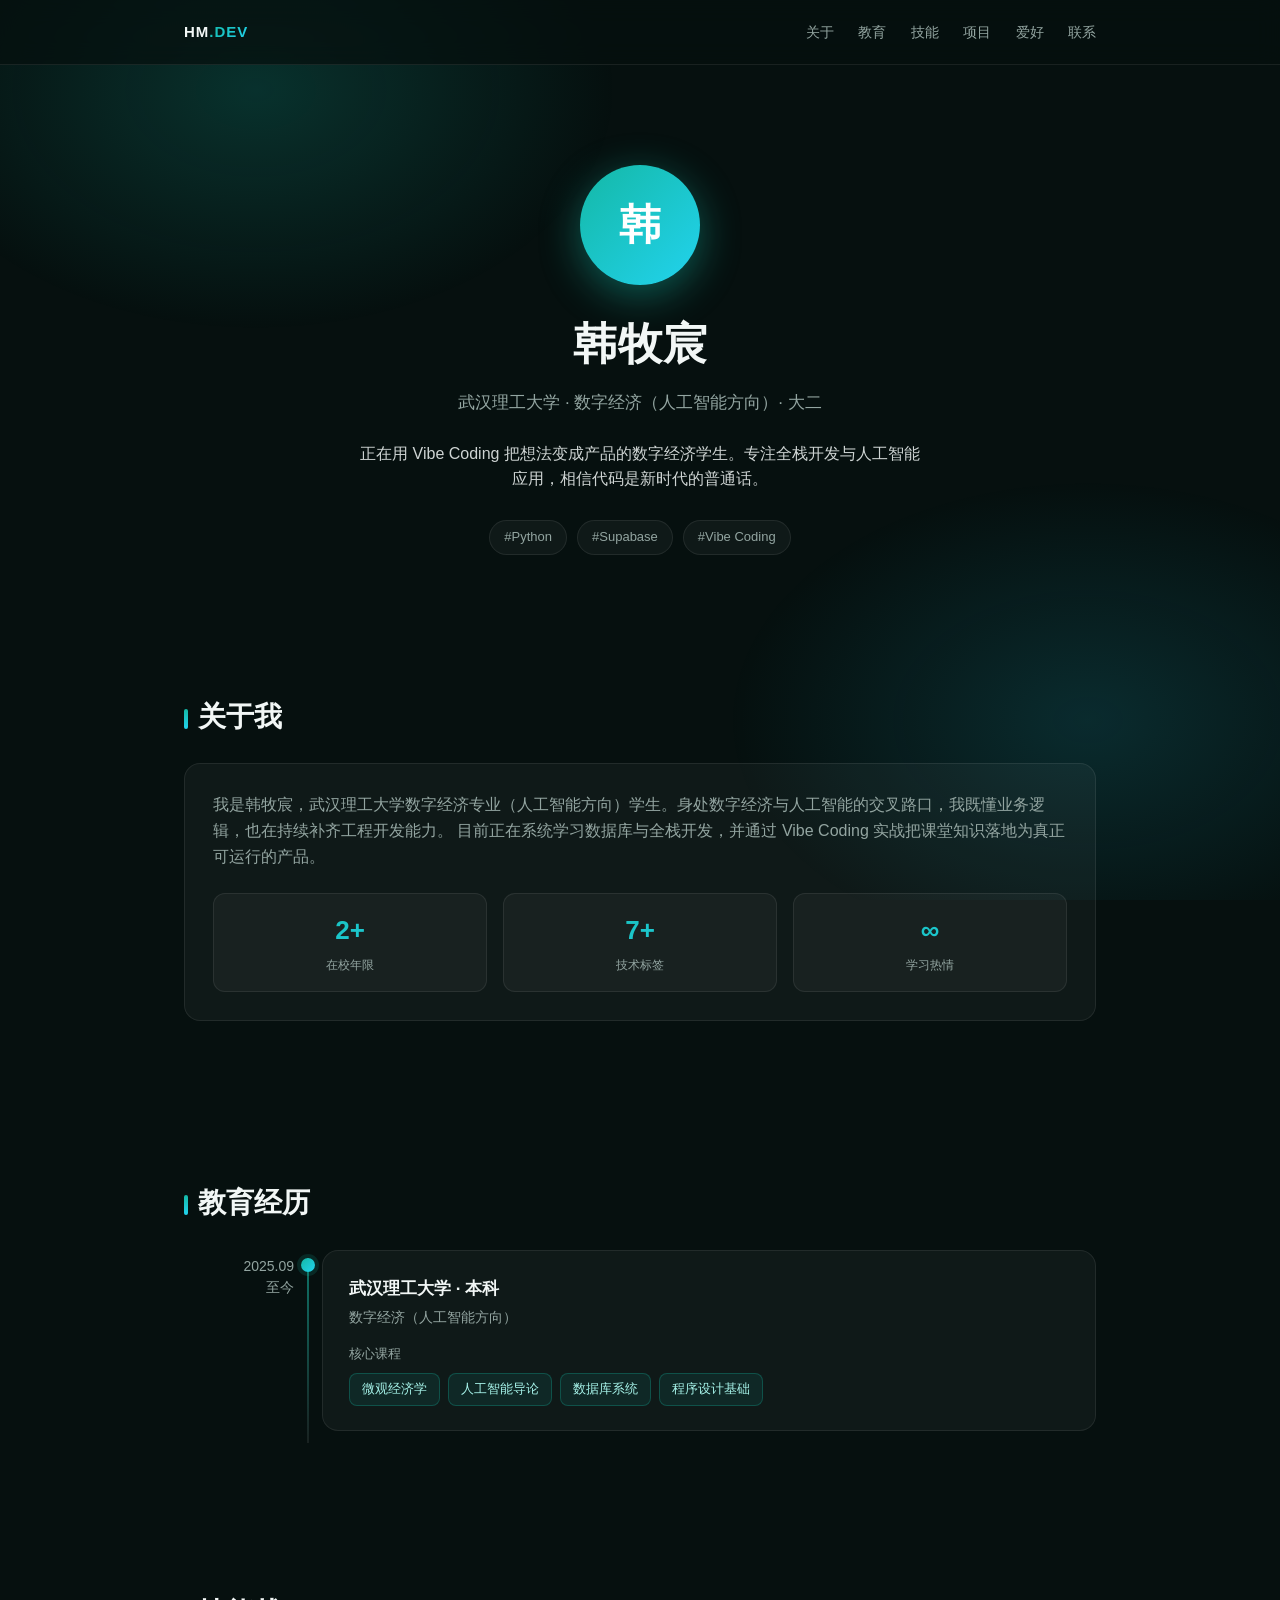
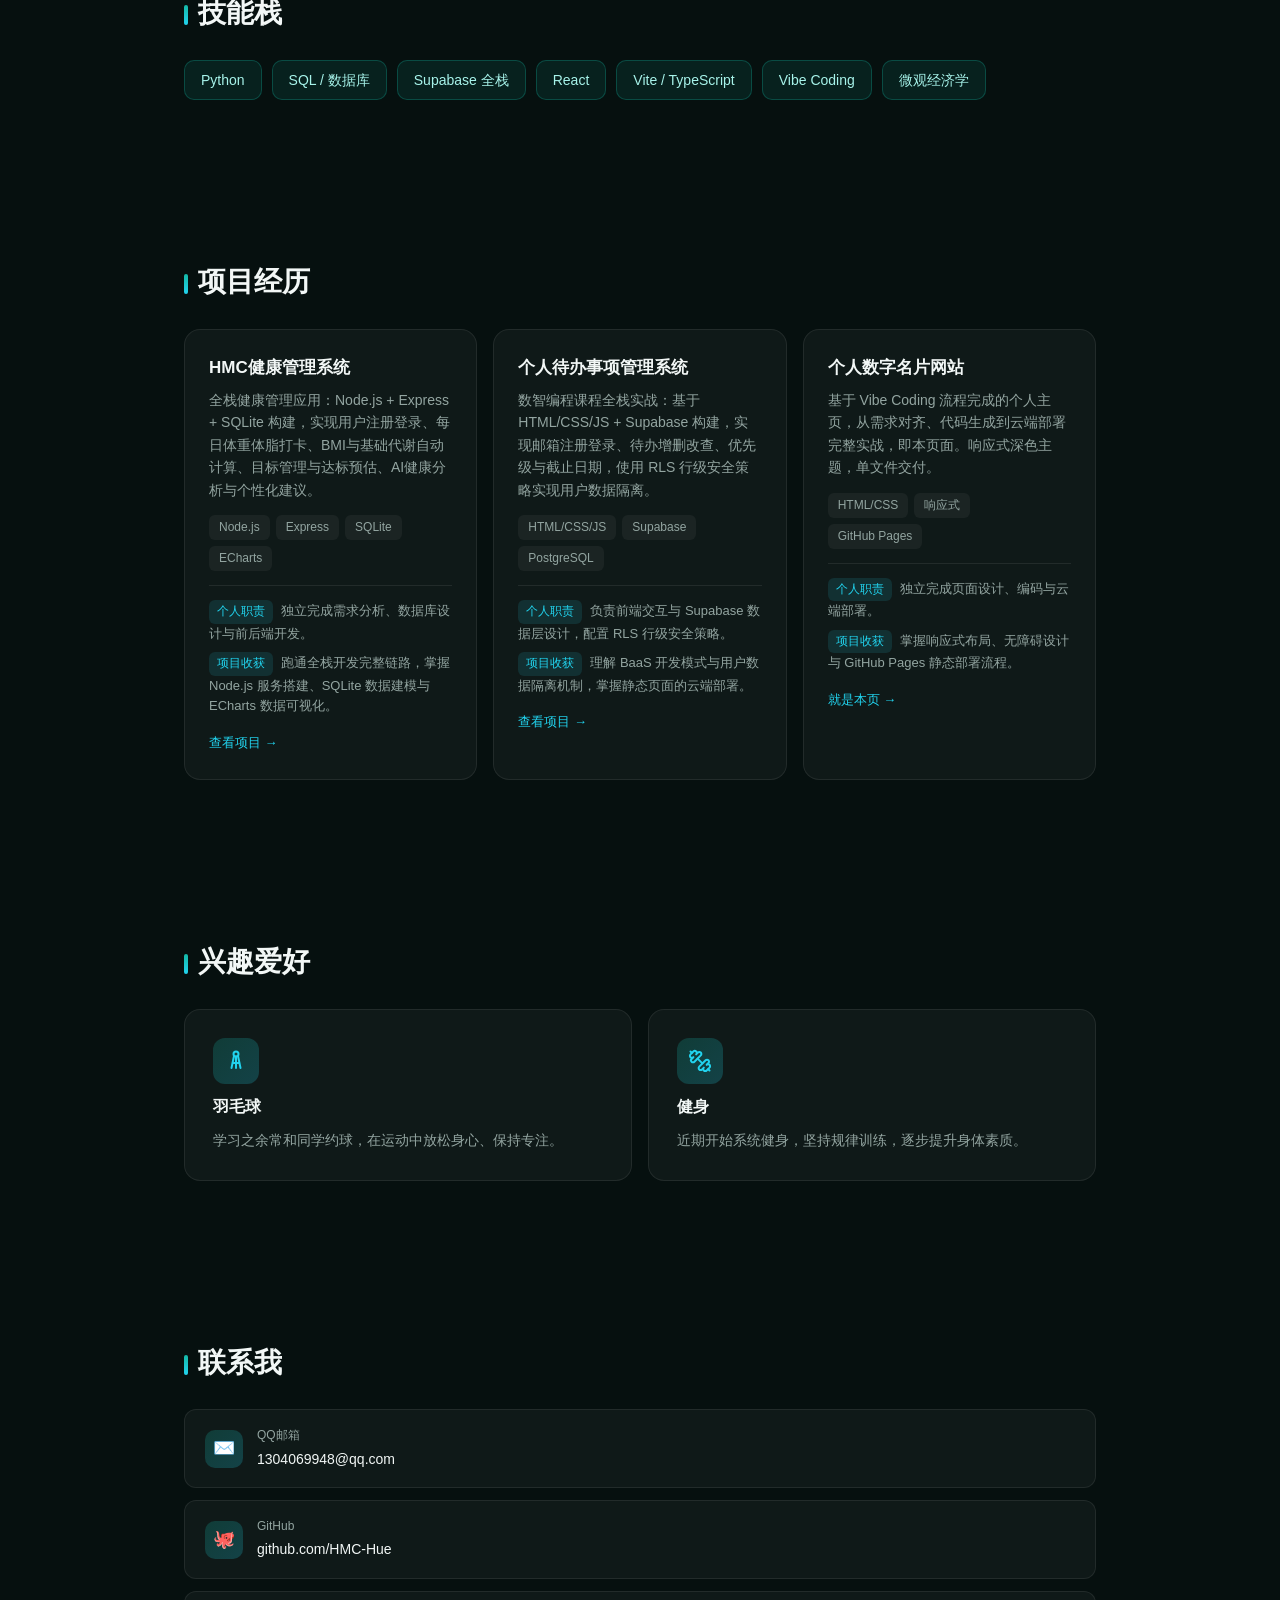
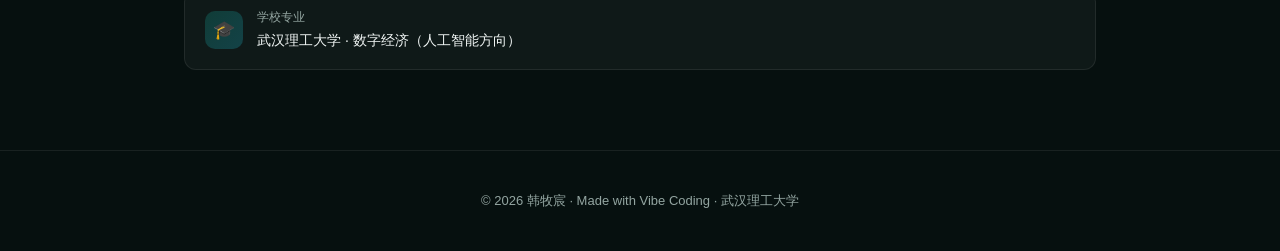
<file: _backup/index-v3.html>
<!DOCTYPE html>
<html lang="zh-CN">
<head>
<meta charset="UTF-8" />
<meta name="viewport" content="width=device-width, initial-scale=1.0" />
<meta name="description" content="韩牧宸的个人数字名片 —— 武汉理工大学数字经济（人工智能方向）学生，专注全栈开发与人工智能应用，Vibe Coding 实践者。" />
<meta name="theme-color" content="#06100f" />
<title>韩牧宸 · 个人数字名片</title>
<style>
  * { margin: 0; padding: 0; box-sizing: border-box; }
  :root {
    --bg: #06100f;
    --card: rgba(255, 255, 255, 0.04);
    --border: rgba(255, 255, 255, 0.08);
    --text: #f2f7f6;
    --muted: #93a5a1;
    --accent: #14b8a6;
    --accent2: #22d3ee;
    --accent-rgb: 20, 184, 166;
    --accent2-rgb: 34, 211, 238;
    --ease: cubic-bezier(.22, .68, .36, 1);
  }
  html { scroll-behavior: smooth; scroll-padding-top: 80px; }
  body {
    font-family: -apple-system, BlinkMacSystemFont, "Segoe UI", "PingFang SC", "Microsoft YaHei", sans-serif;
    background: var(--bg);
    color: var(--text);
    line-height: 1.6;
    overflow-x: hidden;
  }
  .bg-glow {
    position: fixed; inset: 0; z-index: -1;
    background:
      radial-gradient(600px 400px at 20% 10%, rgba(var(--accent-rgb),0.20), transparent 60%),
      radial-gradient(600px 400px at 85% 80%, rgba(var(--accent2-rgb),0.14), transparent 60%);
  }
  .container { max-width: 960px; margin: 0 auto; padding: 0 24px; }

  nav {
    position: sticky; top: 0; z-index: 10;
    backdrop-filter: blur(12px);
    background: rgba(6,16,15,0.72);
    border-bottom: 1px solid var(--border);
  }
  nav .container { display: flex; justify-content: space-between; align-items: center; height: 64px; }
  nav .logo { font-weight: 700; font-size: 15px; letter-spacing: 1px; }
  nav .logo span { background: linear-gradient(135deg, var(--accent), var(--accent2)); -webkit-background-clip: text; background-clip: text; color: transparent; }
  nav a { color: var(--muted); text-decoration: none; margin-left: 20px; font-size: 14px; transition: color .2s; }
  nav a:hover { color: var(--accent2); }

  section { padding: 80px 0; }

  .hero { padding: 100px 0 60px; text-align: center; }
  .avatar {
    width: 120px; height: 120px; border-radius: 50%;
    background: linear-gradient(135deg, var(--accent), var(--accent2));
    display: flex; align-items: center; justify-content: center;
    font-size: 42px; font-weight: 700; color: #fff;
    margin: 0 auto 24px;
    box-shadow: 0 10px 40px rgba(var(--accent-rgb),0.45);
    transition: transform .35s var(--ease), box-shadow .35s var(--ease);
  }
  .avatar:hover {
    transform: translateY(-4px) scale(1.03);
    box-shadow: 0 16px 52px rgba(var(--accent-rgb),0.6);
  }
  .hero h1 { font-size: 44px; font-weight: 800; letter-spacing: 1px; }
  .hero .title { color: var(--muted); margin-top: 10px; font-size: 17px; }
  .hero .tagline {
    max-width: 560px; margin: 24px auto 0; color: var(--text);
    font-size: 16px; opacity: .85;
  }
  .hero .badges { margin-top: 28px; display: flex; gap: 10px; justify-content: center; flex-wrap: wrap; }
  .badge {
    padding: 6px 14px; border-radius: 999px; font-size: 13px;
    background: var(--card); border: 1px solid var(--border); color: var(--muted);
    transition: transform .3s var(--ease), color .3s, border-color .3s, background .3s;
  }
  .badge:hover {
    transform: translateY(-3px);
    color: var(--accent2);
    border-color: rgba(var(--accent-rgb),0.45);
    background: rgba(var(--accent-rgb),0.10);
  }

  h2 { font-size: 28px; margin-bottom: 24px; }
  h2::before {
    content: ""; display: inline-block; width: 4px; height: 20px;
    background: linear-gradient(180deg, var(--accent), var(--accent2));
    border-radius: 2px; margin-right: 10px; vertical-align: -3px;
  }

  .card {
    background: var(--card); border: 1px solid var(--border);
    border-radius: 16px; padding: 28px;
    transition: transform .35s var(--ease), border-color .35s, box-shadow .35s, background .35s;
  }
  .card:hover {
    transform: translateY(-4px);
    border-color: rgba(var(--accent-rgb),0.35);
    background: rgba(255,255,255,0.055);
    box-shadow: 0 18px 46px rgba(0,0,0,0.42), 0 0 0 1px rgba(var(--accent-rgb),0.10);
  }
  .about p { color: var(--muted); }
  .stats { display: grid; grid-template-columns: repeat(3, 1fr); gap: 16px; margin-top: 24px; }
  .stat {
    text-align: center; padding: 16px; background: var(--card);
    border: 1px solid var(--border); border-radius: 12px;
    transition: transform .3s var(--ease), border-color .3s, background .3s, box-shadow .3s;
  }
  .stat:hover {
    transform: translateY(-4px) scale(1.02);
    border-color: rgba(var(--accent-rgb),0.4);
    background: rgba(var(--accent-rgb),0.08);
    box-shadow: 0 10px 28px rgba(var(--accent-rgb),0.16);
  }
  .stat .num { font-size: 26px; font-weight: 700; background: linear-gradient(135deg, var(--accent), var(--accent2)); -webkit-background-clip: text; background-clip: text; color: transparent; }
  .stat .label { font-size: 12px; color: var(--muted); margin-top: 4px; }

  .skills { display: flex; flex-wrap: wrap; gap: 10px; }
  .skill {
    padding: 8px 16px; border-radius: 10px; font-size: 14px;
    background: rgba(var(--accent-rgb),0.10); border: 1px solid rgba(var(--accent-rgb),0.28);
    color: #a7f3ea;
    transition: transform .28s var(--ease), background .28s, border-color .28s, box-shadow .28s, color .28s;
  }
  .skill:hover {
    transform: translateY(-4px) rotate(-1deg);
    background: rgba(var(--accent-rgb),0.20);
    border-color: rgba(var(--accent2-rgb),0.55);
    color: #ffffff;
    box-shadow: 0 8px 22px rgba(var(--accent-rgb),0.28);
  }

  .projects { display: grid; grid-template-columns: repeat(3, 1fr); gap: 16px; }
  .project {
    position: relative; overflow: hidden;
    background: var(--card); border: 1px solid var(--border);
    border-radius: 16px; padding: 24px;
    transition: transform .35s var(--ease), border-color .35s, box-shadow .35s, background .35s;
  }
  .project::before {
    content: ""; position: absolute; top: 0; left: 0; right: 0; height: 2px;
    background: linear-gradient(90deg, var(--accent), var(--accent2));
    transform: scaleX(0); transform-origin: left;
    transition: transform .4s var(--ease);
  }
  .project:hover {
    transform: translateY(-6px);
    border-color: rgba(var(--accent-rgb),0.45);
    background: rgba(255,255,255,0.06);
    box-shadow: 0 20px 44px rgba(0,0,0,0.45), 0 0 30px rgba(var(--accent-rgb),0.14);
  }
  .project:hover::before { transform: scaleX(1); }
  .project h3 { font-size: 17px; margin-bottom: 8px; }
  .project p { color: var(--muted); font-size: 14px; }
  .project .tags { margin-top: 14px; display: flex; gap: 6px; flex-wrap: wrap; }
  .project .tags span { font-size: 12px; color: var(--muted); padding: 3px 10px; border-radius: 6px; background: rgba(255,255,255,0.05); }
  .project-link { display: inline-block; margin-top: 16px; font-size: 13px; color: var(--accent2); text-decoration: none; transition: opacity .2s; }
  .project-link:hover { opacity: .8; text-decoration: underline; }

  .contact-list { display: flex; flex-direction: column; gap: 12px; }
  .contact-item {
    display: flex; align-items: center; gap: 14px;
    padding: 16px 20px; background: var(--card); border: 1px solid var(--border);
    border-radius: 12px; text-decoration: none; color: var(--text);
    transition: transform .32s var(--ease), border-color .32s, background .32s, box-shadow .32s;
  }
  .contact-item:hover {
    transform: translateX(6px);
    border-color: rgba(var(--accent-rgb),0.5);
    background: rgba(var(--accent-rgb),0.08);
    box-shadow: 0 10px 26px rgba(0,0,0,0.35);
  }
  .contact-item .icon {
    width: 38px; height: 38px; border-radius: 10px; flex-shrink: 0;
    background: linear-gradient(135deg, rgba(var(--accent-rgb),0.22), rgba(var(--accent2-rgb),0.22));
    display: flex; align-items: center; justify-content: center; font-size: 18px;
    transition: transform .32s var(--ease);
  }
  .contact-item:hover .icon {
    transform: scale(1.12) rotate(-6deg);
  }
  .contact-item .meta small { display: block; color: var(--muted); font-size: 12px; }
  .contact-item .meta strong { font-size: 14px; font-weight: 500; }

  footer { text-align: center; padding: 40px 0; color: var(--muted); font-size: 13px; border-top: 1px solid var(--border); }

  /* ===== 教育经历时间轴 ===== */
  .timeline { position: relative; }
  .tl-item { display: grid; grid-template-columns: 110px 28px 1fr; align-items: start; }
  .tl-time { text-align: right; padding-top: 6px; font-size: 14px; color: var(--muted); line-height: 1.5; }
  .tl-axis { position: relative; align-self: stretch; min-height: 130px; }
  .tl-dot { position: absolute; top: 8px; left: 50%; transform: translateX(-50%); width: 14px; height: 14px; border-radius: 50%; background: linear-gradient(135deg, var(--accent), var(--accent2)); box-shadow: 0 0 0 4px rgba(var(--accent-rgb),0.15); z-index: 1; }
  .tl-line { position: absolute; top: 8px; bottom: -12px; left: 50%; transform: translateX(-50%); width: 2px; background: linear-gradient(180deg, rgba(var(--accent-rgb),0.6), var(--border)); }
  .tl-content { padding: 24px 26px; }
  .tl-content h3 { font-size: 17px; margin-bottom: 4px; }
  .tl-sub { color: var(--muted); font-size: 14px; }
  .tl-time-inline { display: none; }
  .courses-label { font-size: 13px; color: var(--muted); margin: 16px 0 8px; }
  .tl-courses { display: flex; flex-wrap: wrap; gap: 8px; }
  .tl-courses span { font-size: 13px; padding: 5px 12px; border-radius: 8px; color: #a7f3ea; background: rgba(var(--accent-rgb),0.10); border: 1px solid rgba(var(--accent-rgb),0.28); }

  /* ===== 兴趣爱好 ===== */
  .hobby-grid { display: grid; grid-template-columns: repeat(2, 1fr); gap: 16px; }
  .hobby-card { display: flex; flex-direction: column; gap: 10px; }
  .hobby-icon { width: 46px; height: 46px; border-radius: 12px; display: flex; align-items: center; justify-content: center; color: var(--accent2); background: linear-gradient(135deg, rgba(var(--accent-rgb),0.22), rgba(var(--accent2-rgb),0.22)); }
  .hobby-icon svg { width: 24px; height: 24px; }
  .hobby-card h3 { font-size: 16px; }
  .hobby-card p { color: var(--muted); font-size: 14px; }

  /* ===== 项目职责与收获 ===== */
  .role-block { margin-top: 14px; padding-top: 14px; border-top: 1px solid var(--border); display: flex; flex-direction: column; gap: 8px; }
  .role-line { font-size: 13px; color: var(--muted); line-height: 1.6; }
  .role-label { display: inline-block; font-size: 12px; color: var(--accent2); margin-right: 8px; padding: 2px 8px; border-radius: 6px; background: rgba(var(--accent2-rgb),0.12); white-space: nowrap; }

  /* ===== 新增板块响应式 ===== */
  @media (max-width: 640px) {
    .tl-item { grid-template-columns: 24px 1fr; }
    .tl-time { display: none; }
    .tl-time-inline { display: block; color: var(--muted); font-size: 13px; margin-bottom: 8px; }
    .tl-axis { min-height: 0; }
    .hobby-grid { grid-template-columns: 1fr; }
  }

  /* ===== 滚动渐入（渐进增强，无 JS 时内容正常显示）===== */
  .reveal { opacity: 0; transform: translateY(24px); transition: opacity .7s var(--ease), transform .7s var(--ease); }
  .reveal.visible { opacity: 1; transform: none; }

  /* ===== 可访问性：键盘焦点态 ===== */
  a:focus-visible,
  .contact-item:focus-visible,
  .project-link:focus-visible {
    outline: 2px solid var(--accent2);
    outline-offset: 3px;
    border-radius: 6px;
  }

  /* ===== 可访问性：尊重减少动效偏好 ===== */
  @media (prefers-reduced-motion: reduce) {
    *, *::before, *::after {
      animation-duration: 0.01ms !important;
      animation-iteration-count: 1 !important;
      transition-duration: 0.01ms !important;
      scroll-behavior: auto !important;
    }
  }

  @media (max-width: 640px) {
    .hero h1 { font-size: 32px; }
    .projects { grid-template-columns: 1fr; }
    .stats { grid-template-columns: repeat(3, 1fr); gap: 8px; }
    nav a { margin-left: 12px; font-size: 13px; }
    section { padding: 56px 0; }
  }

  @media (max-width: 380px) {
    .container { padding: 0 16px; }
    nav a { margin-left: 8px; font-size: 12px; }
    .hero h1 { font-size: 28px; }
    .avatar { width: 100px; height: 100px; font-size: 36px; }
  }
</style>
</head>
<body id="top">
<div class="bg-glow" aria-hidden="true"></div>

<nav aria-label="主导航">
  <div class="container">
    <div class="logo">HM<span>.DEV</span></div>
    <div>
      <a href="#about">关于</a>
      <a href="#education">教育</a>
      <a href="#skills">技能</a>
      <a href="#projects">项目</a>
      <a href="#hobbies">爱好</a>
      <a href="#contact">联系</a>
    </div>
  </div>
</nav>

<header class="hero">
  <div class="container">
    <div class="avatar">韩</div>
    <h1>韩牧宸</h1>
    <p class="title">武汉理工大学 · 数字经济（人工智能方向）· 大二</p>
    <p class="tagline">
      正在用 Vibe Coding 把想法变成产品的数字经济学生。专注全栈开发与人工智能应用，相信代码是新时代的普通话。
    </p>
    <div class="badges">
      <span class="badge">#Python</span>
      <span class="badge">#Supabase</span>
      <span class="badge">#Vibe Coding</span>
    </div>
  </div>
</header>

<section id="about" class="about reveal">
  <div class="container">
    <h2>关于我</h2>
    <div class="card">
      <p>
        我是韩牧宸，武汉理工大学数字经济专业（人工智能方向）学生。身处数字经济与人工智能的交叉路口，我既懂业务逻辑，也在持续补齐工程开发能力。
        目前正在系统学习数据库与全栈开发，并通过 Vibe Coding 实战把课堂知识落地为真正可运行的产品。
      </p>
      <div class="stats">
        <div class="stat"><div class="num">2+</div><div class="label">在校年限</div></div>
        <div class="stat"><div class="num">7+</div><div class="label">技术标签</div></div>
        <div class="stat"><div class="num">∞</div><div class="label">学习热情</div></div>
      </div>
    </div>
  </div>
</section>

<section id="education" class="reveal">
  <div class="container">
    <h2>教育经历</h2>
    <div class="timeline">
      <div class="tl-item">
        <div class="tl-time">2025.09<br>至今</div>
        <div class="tl-axis">
          <span class="tl-dot"></span>
          <span class="tl-line"></span>
        </div>
        <div class="tl-content card">
          <span class="tl-time-inline">2025.09 至今</span>
          <h3>武汉理工大学 · 本科</h3>
          <p class="tl-sub">数字经济（人工智能方向）</p>
          <p class="courses-label">核心课程</p>
          <div class="tl-courses">
            <span>微观经济学</span>
            <span>人工智能导论</span>
            <span>数据库系统</span>
            <span>程序设计基础</span>
          </div>
        </div>
      </div>
    </div>
  </div>
</section>

<section id="skills" class="reveal">
  <div class="container">
    <h2>技能栈</h2>
    <div class="skills">
      <div class="skill">Python</div>
      <div class="skill">SQL / 数据库</div>
      <div class="skill">Supabase 全栈</div>
      <div class="skill">React</div>
      <div class="skill">Vite / TypeScript</div>
      <div class="skill">Vibe Coding</div>
      <div class="skill">微观经济学</div>
    </div>
  </div>
</section>

<section id="projects" class="reveal">
  <div class="container">
    <h2>项目经历</h2>
    <div class="projects">
      <div class="project">
        <h3>HMC健康管理系统</h3>
        <p>全栈健康管理应用：Node.js + Express + SQLite 构建，实现用户注册登录、每日体重体脂打卡、BMI与基础代谢自动计算、目标管理与达标预估、AI健康分析与个性化建议。</p>
        <div class="tags"><span>Node.js</span><span>Express</span><span>SQLite</span><span>ECharts</span></div>
        <div class="role-block">
          <div class="role-line"><span class="role-label">个人职责</span>独立完成需求分析、数据库设计与前后端开发。</div>
          <div class="role-line"><span class="role-label">项目收获</span>跑通全栈开发完整链路，掌握 Node.js 服务搭建、SQLite 数据建模与 ECharts 数据可视化。</div>
        </div>
        <a href="https://hmc-card.app.workbuddy.host/?sharecode=YSNSHSFN2C" target="_blank" rel="noopener noreferrer" class="project-link">查看项目 →</a>
      </div>
      <div class="project">
        <h3>个人待办事项管理系统</h3>
        <p>数智编程课程全栈实战：基于 HTML/CSS/JS + Supabase 构建，实现邮箱注册登录、待办增删改查、优先级与截止日期，使用 RLS 行级安全策略实现用户数据隔离。</p>
        <div class="tags"><span>HTML/CSS/JS</span><span>Supabase</span><span>PostgreSQL</span></div>
        <div class="role-block">
          <div class="role-line"><span class="role-label">个人职责</span>负责前端交互与 Supabase 数据层设计，配置 RLS 行级安全策略。</div>
          <div class="role-line"><span class="role-label">项目收获</span>理解 BaaS 开发模式与用户数据隔离机制，掌握静态页面的云端部署。</div>
        </div>
        <a href="https://hmc-hue.github.io/todo-app/" target="_blank" rel="noopener noreferrer" class="project-link">查看项目 →</a>
      </div>
      <div class="project">
        <h3>个人数字名片网站</h3>
        <p>基于 Vibe Coding 流程完成的个人主页，从需求对齐、代码生成到云端部署完整实战，即本页面。响应式深色主题，单文件交付。</p>
        <div class="tags"><span>HTML/CSS</span><span>响应式</span><span>GitHub Pages</span></div>
        <div class="role-block">
          <div class="role-line"><span class="role-label">个人职责</span>独立完成页面设计、编码与云端部署。</div>
          <div class="role-line"><span class="role-label">项目收获</span>掌握响应式布局、无障碍设计与 GitHub Pages 静态部署流程。</div>
        </div>
        <a href="#top" class="project-link">就是本页 →</a>
      </div>
    </div>
  </div>
</section>

<section id="hobbies" class="reveal">
  <div class="container">
    <h2>兴趣爱好</h2>
    <div class="hobby-grid">
      <div class="hobby-card card">
        <div class="hobby-icon">
          <svg viewBox="0 0 24 24" fill="none" stroke="currentColor" stroke-width="2" stroke-linecap="round" stroke-linejoin="round">
            <circle cx="12" cy="5" r="2.5"/>
            <path d="M10 7 7.5 19"/>
            <path d="M14 7 16.5 19"/>
            <path d="M12 7.5V19"/>
            <path d="M8.8 14h6.4"/>
          </svg>
        </div>
        <h3>羽毛球</h3>
        <p>学习之余常和同学约球，在运动中放松身心、保持专注。</p>
      </div>
      <div class="hobby-card card">
        <div class="hobby-icon">
          <svg viewBox="0 0 24 24" fill="none" stroke="currentColor" stroke-width="2" stroke-linecap="round" stroke-linejoin="round">
            <path d="M14.4 14.4 9.6 9.6"/>
            <path d="M18.657 21.485a2 2 0 1 1-2.829-2.828l-1.767 1.768a2 2 0 1 1-2.829-2.829l6.364-6.364a2 2 0 1 1 2.829 2.829l-1.768 1.767a2 2 0 1 1 2.828 2.829z"/>
            <path d="m21.5 21.5-1.4-1.4"/>
            <path d="M3.9 3.9 2.5 2.5"/>
            <path d="M6.404 12.768a2 2 0 1 1-2.829-2.829l1.768-1.767a2 2 0 1 1-2.828-2.829l2.828-2.828a2 2 0 1 1 2.829 2.828l1.767-1.768a2 2 0 1 1 2.829 2.829z"/>
          </svg>
        </div>
        <h3>健身</h3>
        <p>近期开始系统健身，坚持规律训练，逐步提升身体素质。</p>
      </div>
    </div>
  </div>
</section>

<section id="contact" class="reveal">
  <div class="container">
    <h2>联系我</h2>
    <div class="contact-list">
      <a class="contact-item" href="mailto:1304069948@qq.com">
        <div class="icon" aria-hidden="true">✉️</div>
        <div class="meta"><small>QQ邮箱</small><strong>1304069948@qq.com</strong></div>
      </a>
      <a class="contact-item" href="https://github.com/HMC-Hue" target="_blank" rel="noopener noreferrer">
        <div class="icon" aria-hidden="true">🐙</div>
        <div class="meta"><small>GitHub</small><strong>github.com/HMC-Hue</strong></div>
      </a>
      <a class="contact-item" href="https://www.whut.edu.cn" target="_blank" rel="noopener noreferrer">
        <div class="icon" aria-hidden="true">🎓</div>
        <div class="meta"><small>学校专业</small><strong>武汉理工大学 · 数字经济（人工智能方向）</strong></div>
      </a>
    </div>
  </div>
</section>

<footer>
  <div class="container">
    © 2026 韩牧宸 · Made with Vibe Coding · 武汉理工大学
  </div>
</footer>

<script>
  // 滚动渐入：仅作为视觉增强，无 JS 时内容仍正常可见
  (function () {
    var els = document.querySelectorAll('.reveal');
    if (!('IntersectionObserver' in window)) {
      els.forEach(function (el) { el.classList.add('visible'); });
      return;
    }
    var io = new IntersectionObserver(function (entries) {
      entries.forEach(function (entry) {
        if (entry.isIntersecting) {
          entry.target.classList.add('visible');
          io.unobserve(entry.target);
        }
      });
    }, { threshold: 0.12, rootMargin: '0px 0px -40px 0px' });
    els.forEach(function (el) { io.observe(el); });
  })();
</script>

</body>
</html>
</file>
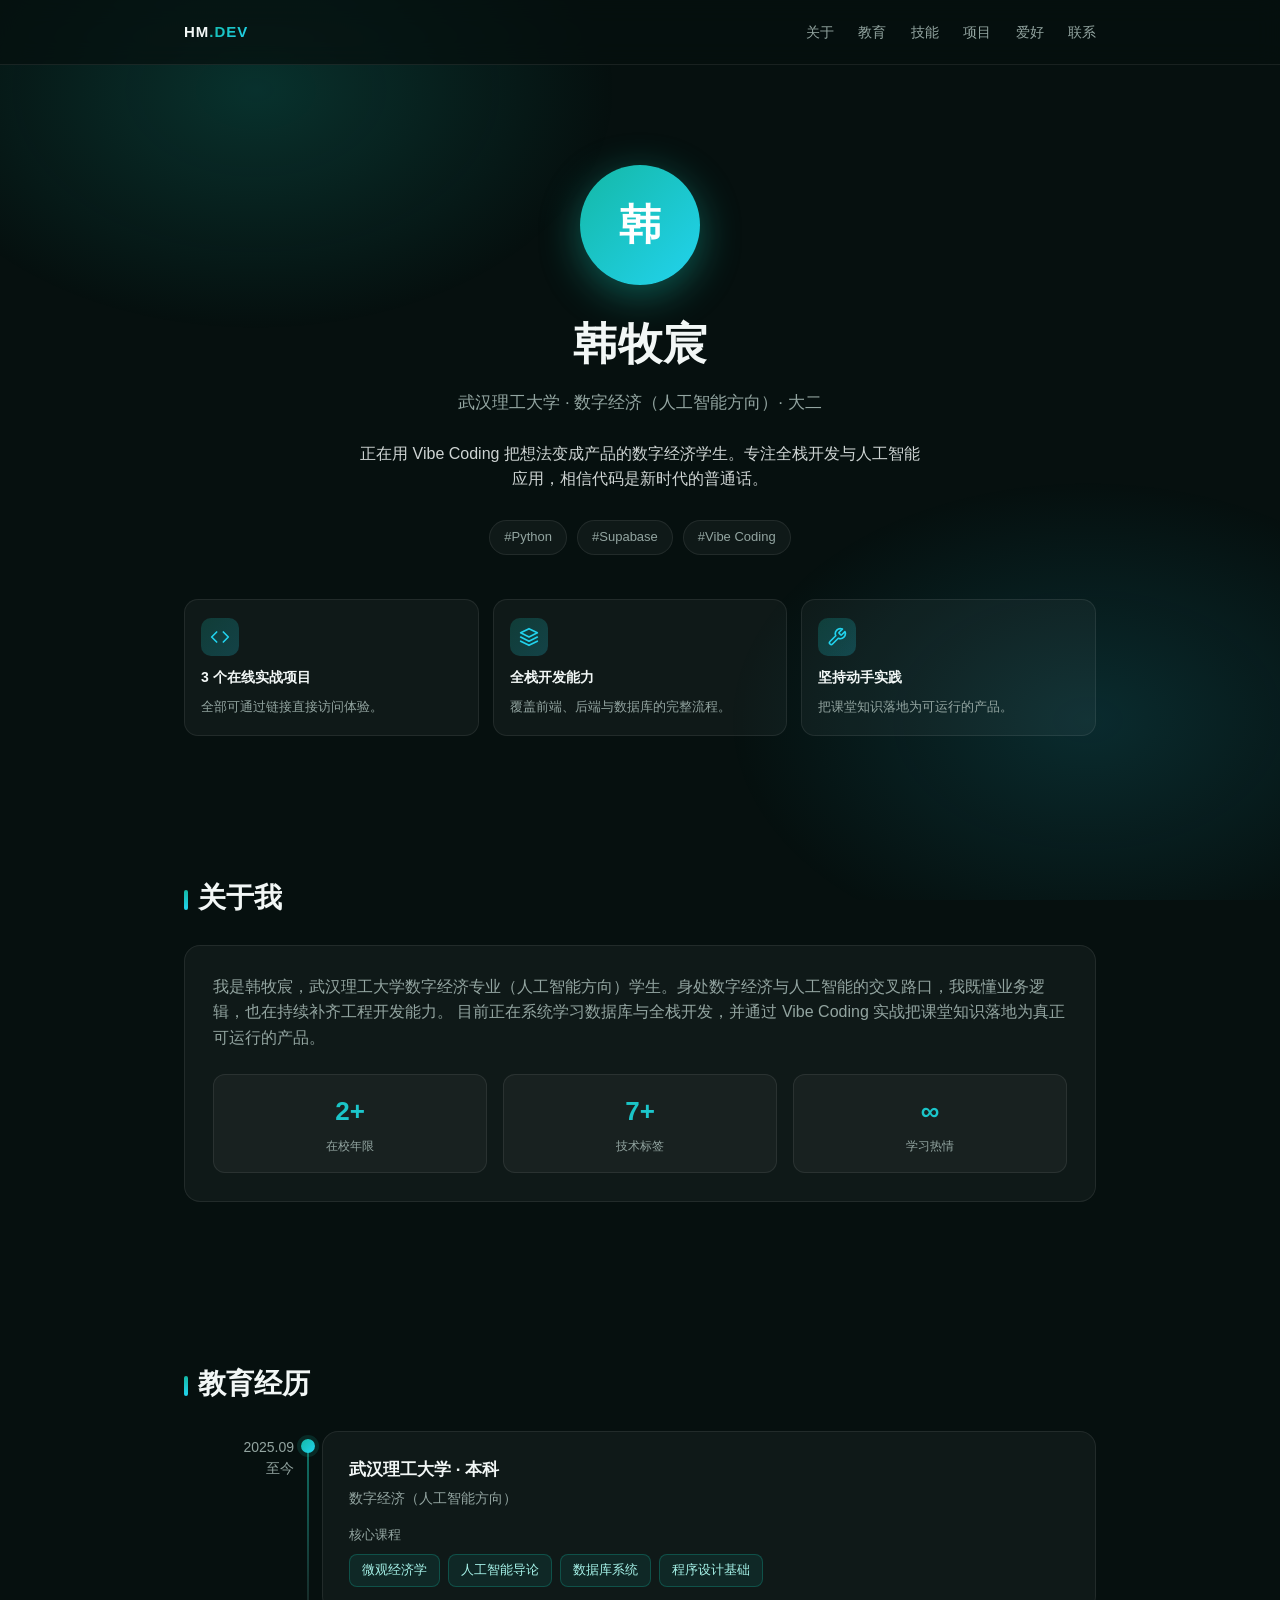
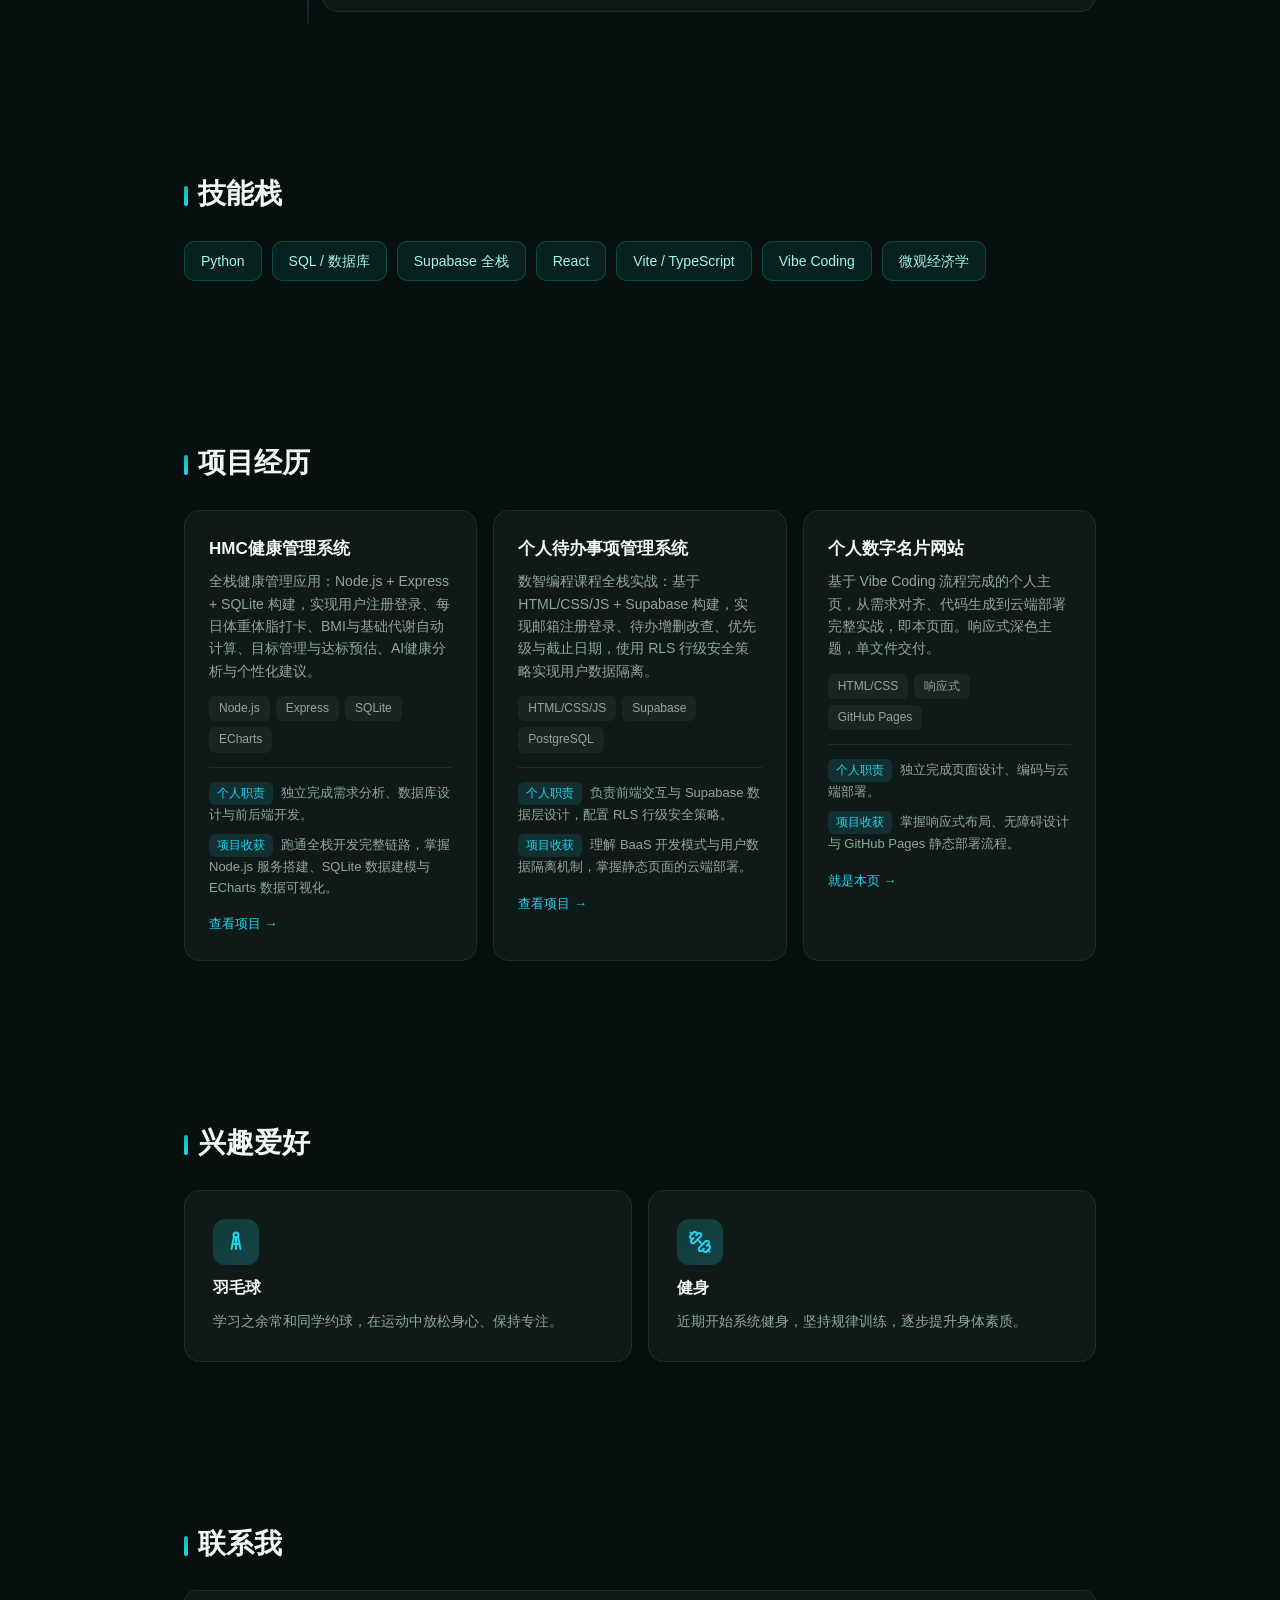
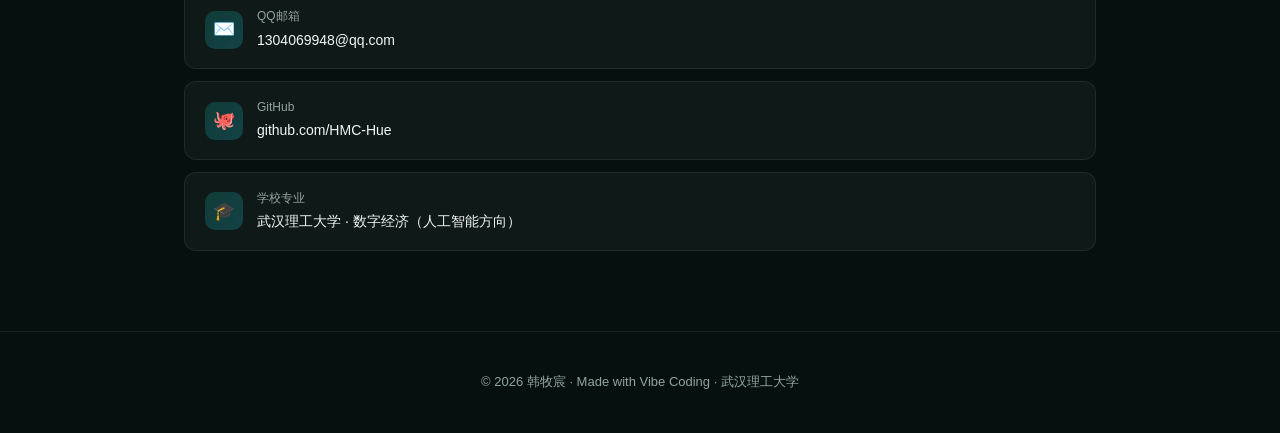
<file: _backup/index-v4.html>
<!DOCTYPE html>
<html lang="zh-CN">
<head>
<meta charset="UTF-8" />
<meta name="viewport" content="width=device-width, initial-scale=1.0" />
<meta name="description" content="韩牧宸的个人数字名片 —— 武汉理工大学数字经济（人工智能方向）学生，专注全栈开发与人工智能应用，Vibe Coding 实践者。" />
<meta name="theme-color" content="#06100f" />
<title>韩牧宸 · 个人数字名片</title>
<style>
  * { margin: 0; padding: 0; box-sizing: border-box; }
  :root {
    --bg: #06100f;
    --card: rgba(255, 255, 255, 0.04);
    --border: rgba(255, 255, 255, 0.08);
    --text: #f2f7f6;
    --muted: #93a5a1;
    --accent: #14b8a6;
    --accent2: #22d3ee;
    --accent-rgb: 20, 184, 166;
    --accent2-rgb: 34, 211, 238;
    --ease: cubic-bezier(.22, .68, .36, 1);
  }
  html { scroll-behavior: smooth; scroll-padding-top: 80px; }
  body {
    font-family: -apple-system, BlinkMacSystemFont, "Segoe UI", "PingFang SC", "Microsoft YaHei", sans-serif;
    background: var(--bg);
    color: var(--text);
    line-height: 1.6;
    overflow-x: hidden;
  }
  .bg-glow {
    position: fixed; inset: 0; z-index: -1;
    background:
      radial-gradient(600px 400px at 20% 10%, rgba(var(--accent-rgb),0.20), transparent 60%),
      radial-gradient(600px 400px at 85% 80%, rgba(var(--accent2-rgb),0.14), transparent 60%);
  }
  .container { max-width: 960px; margin: 0 auto; padding: 0 24px; }

  nav {
    position: sticky; top: 0; z-index: 10;
    backdrop-filter: blur(12px);
    background: rgba(6,16,15,0.72);
    border-bottom: 1px solid var(--border);
  }
  nav .container { display: flex; justify-content: space-between; align-items: center; height: 64px; }
  nav .logo { font-weight: 700; font-size: 15px; letter-spacing: 1px; }
  nav .logo span { background: linear-gradient(135deg, var(--accent), var(--accent2)); -webkit-background-clip: text; background-clip: text; color: transparent; }
  nav a { color: var(--muted); text-decoration: none; margin-left: 20px; font-size: 14px; transition: color .2s; }
  nav a:hover { color: var(--accent2); }

  section { padding: 80px 0; }

  .hero { padding: 100px 0 60px; text-align: center; }
  .avatar {
    width: 120px; height: 120px; border-radius: 50%;
    background: linear-gradient(135deg, var(--accent), var(--accent2));
    display: flex; align-items: center; justify-content: center;
    font-size: 42px; font-weight: 700; color: #fff;
    margin: 0 auto 24px;
    box-shadow: 0 10px 40px rgba(var(--accent-rgb),0.45);
    transition: transform .35s var(--ease), box-shadow .35s var(--ease);
  }
  .avatar:hover {
    transform: translateY(-4px) scale(1.03);
    box-shadow: 0 16px 52px rgba(var(--accent-rgb),0.6);
  }
  .hero h1 { font-size: 44px; font-weight: 800; letter-spacing: 1px; }
  .hero .title { color: var(--muted); margin-top: 10px; font-size: 17px; }
  .hero .tagline {
    max-width: 560px; margin: 24px auto 0; color: var(--text);
    font-size: 16px; opacity: .85;
  }
  .hero .badges { margin-top: 28px; display: flex; gap: 10px; justify-content: center; flex-wrap: wrap; }
  .badge {
    padding: 6px 14px; border-radius: 999px; font-size: 13px;
    background: var(--card); border: 1px solid var(--border); color: var(--muted);
    transition: transform .3s var(--ease), color .3s, border-color .3s, background .3s;
  }
  .badge:hover {
    transform: translateY(-3px);
    color: var(--accent2);
    border-color: rgba(var(--accent-rgb),0.45);
    background: rgba(var(--accent-rgb),0.10);
  }

  h2 { font-size: 28px; margin-bottom: 24px; }
  h2::before {
    content: ""; display: inline-block; width: 4px; height: 20px;
    background: linear-gradient(180deg, var(--accent), var(--accent2));
    border-radius: 2px; margin-right: 10px; vertical-align: -3px;
  }

  .card {
    background: var(--card); border: 1px solid var(--border);
    border-radius: 16px; padding: 28px;
    transition: transform .35s var(--ease), border-color .35s, box-shadow .35s, background .35s;
  }
  .card:hover {
    transform: translateY(-4px);
    border-color: rgba(var(--accent-rgb),0.35);
    background: rgba(255,255,255,0.055);
    box-shadow: 0 18px 46px rgba(0,0,0,0.42), 0 0 0 1px rgba(var(--accent-rgb),0.10);
  }
  .about p { color: var(--muted); }
  .stats { display: grid; grid-template-columns: repeat(3, 1fr); gap: 16px; margin-top: 24px; }
  .stat {
    text-align: center; padding: 16px; background: var(--card);
    border: 1px solid var(--border); border-radius: 12px;
    transition: transform .3s var(--ease), border-color .3s, background .3s, box-shadow .3s;
  }
  .stat:hover {
    transform: translateY(-4px) scale(1.02);
    border-color: rgba(var(--accent-rgb),0.4);
    background: rgba(var(--accent-rgb),0.08);
    box-shadow: 0 10px 28px rgba(var(--accent-rgb),0.16);
  }
  .stat .num { font-size: 26px; font-weight: 700; background: linear-gradient(135deg, var(--accent), var(--accent2)); -webkit-background-clip: text; background-clip: text; color: transparent; }
  .stat .label { font-size: 12px; color: var(--muted); margin-top: 4px; }

  .skills { display: flex; flex-wrap: wrap; gap: 10px; }
  .skill {
    padding: 8px 16px; border-radius: 10px; font-size: 14px;
    background: rgba(var(--accent-rgb),0.10); border: 1px solid rgba(var(--accent-rgb),0.28);
    color: #a7f3ea;
    transition: transform .28s var(--ease), background .28s, border-color .28s, box-shadow .28s, color .28s;
  }
  .skill:hover {
    transform: translateY(-4px) rotate(-1deg);
    background: rgba(var(--accent-rgb),0.20);
    border-color: rgba(var(--accent2-rgb),0.55);
    color: #ffffff;
    box-shadow: 0 8px 22px rgba(var(--accent-rgb),0.28);
  }

  .projects { display: grid; grid-template-columns: repeat(3, 1fr); gap: 16px; }
  .project {
    position: relative; overflow: hidden;
    background: var(--card); border: 1px solid var(--border);
    border-radius: 16px; padding: 24px;
    transition: transform .35s var(--ease), border-color .35s, box-shadow .35s, background .35s;
  }
  .project::before {
    content: ""; position: absolute; top: 0; left: 0; right: 0; height: 2px;
    background: linear-gradient(90deg, var(--accent), var(--accent2));
    transform: scaleX(0); transform-origin: left;
    transition: transform .4s var(--ease);
  }
  .project:hover {
    transform: translateY(-6px);
    border-color: rgba(var(--accent-rgb),0.45);
    background: rgba(255,255,255,0.06);
    box-shadow: 0 20px 44px rgba(0,0,0,0.45), 0 0 30px rgba(var(--accent-rgb),0.14);
  }
  .project:hover::before { transform: scaleX(1); }
  .project h3 { font-size: 17px; margin-bottom: 8px; }
  .project p { color: var(--muted); font-size: 14px; }
  .project .tags { margin-top: 14px; display: flex; gap: 6px; flex-wrap: wrap; }
  .project .tags span { font-size: 12px; color: var(--muted); padding: 3px 10px; border-radius: 6px; background: rgba(255,255,255,0.05); }
  .project-link { display: inline-block; margin-top: 16px; font-size: 13px; color: var(--accent2); text-decoration: none; transition: opacity .2s; }
  .project-link:hover { opacity: .8; text-decoration: underline; }

  .contact-list { display: flex; flex-direction: column; gap: 12px; }
  .contact-item {
    display: flex; align-items: center; gap: 14px;
    padding: 16px 20px; background: var(--card); border: 1px solid var(--border);
    border-radius: 12px; text-decoration: none; color: var(--text);
    transition: transform .32s var(--ease), border-color .32s, background .32s, box-shadow .32s;
  }
  .contact-item:hover {
    transform: translateX(6px);
    border-color: rgba(var(--accent-rgb),0.5);
    background: rgba(var(--accent-rgb),0.08);
    box-shadow: 0 10px 26px rgba(0,0,0,0.35);
  }
  .contact-item .icon {
    width: 38px; height: 38px; border-radius: 10px; flex-shrink: 0;
    background: linear-gradient(135deg, rgba(var(--accent-rgb),0.22), rgba(var(--accent2-rgb),0.22));
    display: flex; align-items: center; justify-content: center; font-size: 18px;
    transition: transform .32s var(--ease);
  }
  .contact-item:hover .icon {
    transform: scale(1.12) rotate(-6deg);
  }
  .contact-item .meta small { display: block; color: var(--muted); font-size: 12px; }
  .contact-item .meta strong { font-size: 14px; font-weight: 500; }

  footer { text-align: center; padding: 40px 0; color: var(--muted); font-size: 13px; border-top: 1px solid var(--border); }

  /* ===== 教育经历时间轴 ===== */
  .timeline { position: relative; }
  .tl-item { display: grid; grid-template-columns: 110px 28px 1fr; align-items: start; }
  .tl-time { text-align: right; padding-top: 6px; font-size: 14px; color: var(--muted); line-height: 1.5; }
  .tl-axis { position: relative; align-self: stretch; min-height: 130px; }
  .tl-dot { position: absolute; top: 8px; left: 50%; transform: translateX(-50%); width: 14px; height: 14px; border-radius: 50%; background: linear-gradient(135deg, var(--accent), var(--accent2)); box-shadow: 0 0 0 4px rgba(var(--accent-rgb),0.15); z-index: 1; }
  .tl-line { position: absolute; top: 8px; bottom: -12px; left: 50%; transform: translateX(-50%); width: 2px; background: linear-gradient(180deg, rgba(var(--accent-rgb),0.6), var(--border)); }
  .tl-content { padding: 24px 26px; }
  .tl-content h3 { font-size: 17px; margin-bottom: 4px; }
  .tl-sub { color: var(--muted); font-size: 14px; }
  .tl-time-inline { display: none; }
  .courses-label { font-size: 13px; color: var(--muted); margin: 16px 0 8px; }
  .tl-courses { display: flex; flex-wrap: wrap; gap: 8px; }
  .tl-courses span { font-size: 13px; padding: 5px 12px; border-radius: 8px; color: #a7f3ea; background: rgba(var(--accent-rgb),0.10); border: 1px solid rgba(var(--accent-rgb),0.28); }

  /* ===== 兴趣爱好 ===== */
  .hobby-grid { display: grid; grid-template-columns: repeat(2, 1fr); gap: 16px; }
  .hobby-card { display: flex; flex-direction: column; gap: 10px; }
  .hobby-icon { width: 46px; height: 46px; border-radius: 12px; display: flex; align-items: center; justify-content: center; color: var(--accent2); background: linear-gradient(135deg, rgba(var(--accent-rgb),0.22), rgba(var(--accent2-rgb),0.22)); }
  .hobby-icon svg { width: 24px; height: 24px; }
  .hobby-card h3 { font-size: 16px; }
  .hobby-card p { color: var(--muted); font-size: 14px; }

  /* ===== 项目职责与收获 ===== */
  .role-block { margin-top: 14px; padding-top: 14px; border-top: 1px solid var(--border); display: flex; flex-direction: column; gap: 8px; }
  .role-line { font-size: 13px; color: var(--muted); line-height: 1.6; }
  .role-label { display: inline-block; font-size: 12px; color: var(--accent2); margin-right: 8px; padding: 2px 8px; border-radius: 6px; background: rgba(var(--accent2-rgb),0.12); white-space: nowrap; }

  /* ===== 核心亮点 ===== */
  .highlights { display: grid; grid-template-columns: repeat(3, 1fr); gap: 14px; margin-top: 44px; }
  .hl-card { padding: 18px 16px; border-radius: 14px; background: var(--card); border: 1px solid var(--border); display: flex; flex-direction: column; gap: 10px; align-items: flex-start; transition: transform .3s var(--ease), border-color .3s, background .3s; }
  .hl-card:hover { transform: translateY(-4px); border-color: rgba(var(--accent-rgb),0.4); background: rgba(255,255,255,0.055); }
  .hl-icon { width: 38px; height: 38px; border-radius: 10px; display: flex; align-items: center; justify-content: center; color: var(--accent2); background: linear-gradient(135deg, rgba(var(--accent-rgb),0.22), rgba(var(--accent2-rgb),0.22)); }
  .hl-icon svg { width: 20px; height: 20px; }
  .hl-card strong { font-size: 14px; }
  .hl-card p { font-size: 12.5px; color: var(--muted); line-height: 1.5; }

  /* ===== 新增板块响应式 ===== */
  @media (max-width: 640px) {
    .tl-item { grid-template-columns: 24px 1fr; }
    .tl-time { display: none; }
    .tl-time-inline { display: block; color: var(--muted); font-size: 13px; margin-bottom: 8px; }
    .tl-axis { min-height: 0; }
    .hobby-grid { grid-template-columns: 1fr; }
    .highlights { grid-template-columns: 1fr; gap: 10px; }
    header .container { gap: 14px; }
    .nav-links { gap: 14px; flex-wrap: wrap; justify-content: flex-end; }
    .nav-links a { font-size: 13px; }
  }

  /* ===== 滚动渐入（渐进增强，无 JS 时内容正常显示）===== */
  .reveal { opacity: 0; transform: translateY(24px); transition: opacity .7s var(--ease), transform .7s var(--ease); }
  .reveal.visible { opacity: 1; transform: none; }

  /* ===== 可访问性：键盘焦点态 ===== */
  a:focus-visible,
  .contact-item:focus-visible,
  .project-link:focus-visible {
    outline: 2px solid var(--accent2);
    outline-offset: 3px;
    border-radius: 6px;
  }

  /* ===== 可访问性：尊重减少动效偏好 ===== */
  @media (prefers-reduced-motion: reduce) {
    *, *::before, *::after {
      animation-duration: 0.01ms !important;
      animation-iteration-count: 1 !important;
      transition-duration: 0.01ms !important;
      scroll-behavior: auto !important;
    }
  }

  @media (max-width: 640px) {
    .hero h1 { font-size: 32px; }
    .projects { grid-template-columns: 1fr; }
    .stats { grid-template-columns: repeat(3, 1fr); gap: 8px; }
    nav a { margin-left: 12px; font-size: 13px; }
    section { padding: 56px 0; }
  }

  @media (max-width: 380px) {
    .container { padding: 0 16px; }
    nav a { margin-left: 8px; font-size: 12px; }
    .hero h1 { font-size: 28px; }
    .avatar { width: 100px; height: 100px; font-size: 36px; }
  }
</style>
</head>
<body id="top">
<div class="bg-glow" aria-hidden="true"></div>

<nav aria-label="主导航">
  <div class="container">
    <div class="logo">HM<span>.DEV</span></div>
    <div>
      <a href="#about">关于</a>
      <a href="#education">教育</a>
      <a href="#skills">技能</a>
      <a href="#projects">项目</a>
      <a href="#hobbies">爱好</a>
      <a href="#contact">联系</a>
    </div>
  </div>
</nav>

<header class="hero">
  <div class="container">
    <div class="avatar">韩</div>
    <h1>韩牧宸</h1>
    <p class="title">武汉理工大学 · 数字经济（人工智能方向）· 大二</p>
    <p class="tagline">
      正在用 Vibe Coding 把想法变成产品的数字经济学生。专注全栈开发与人工智能应用，相信代码是新时代的普通话。
    </p>
    <div class="badges">
      <span class="badge">#Python</span>
      <span class="badge">#Supabase</span>
      <span class="badge">#Vibe Coding</span>
    </div>
    <div class="highlights">
      <div class="hl-card">
        <span class="hl-icon">
          <svg viewBox="0 0 24 24" fill="none" stroke="currentColor" stroke-width="2" stroke-linecap="round" stroke-linejoin="round"><polyline points="16 18 22 12 16 6"/><polyline points="8 6 2 12 8 18"/></svg>
        </span>
        <strong>3 个在线实战项目</strong>
        <p>全部可通过链接直接访问体验。</p>
      </div>
      <div class="hl-card">
        <span class="hl-icon">
          <svg viewBox="0 0 24 24" fill="none" stroke="currentColor" stroke-width="2" stroke-linecap="round" stroke-linejoin="round"><polygon points="12 2 2 7 12 12 22 7 12 2"/><polyline points="2 17 12 22 22 17"/><polyline points="2 12 12 17 22 12"/></svg>
        </span>
        <strong>全栈开发能力</strong>
        <p>覆盖前端、后端与数据库的完整流程。</p>
      </div>
      <div class="hl-card">
        <span class="hl-icon">
          <svg viewBox="0 0 24 24" fill="none" stroke="currentColor" stroke-width="2" stroke-linecap="round" stroke-linejoin="round"><path d="M14.7 6.3a1 1 0 0 0 0 1.4l1.6 1.6a1 1 0 0 0 1.4 0l3.77-3.77a6 6 0 0 1-7.94 7.94l-6.91 6.91a2.12 2.12 0 0 1-3-3l6.91-6.91a6 6 0 0 1 7.94-7.94l-3.76 3.76z"/></svg>
        </span>
        <strong>坚持动手实践</strong>
        <p>把课堂知识落地为可运行的产品。</p>
      </div>
    </div>
  </div>
</header>

<section id="about" class="about reveal">
  <div class="container">
    <h2>关于我</h2>
    <div class="card">
      <p>
        我是韩牧宸，武汉理工大学数字经济专业（人工智能方向）学生。身处数字经济与人工智能的交叉路口，我既懂业务逻辑，也在持续补齐工程开发能力。
        目前正在系统学习数据库与全栈开发，并通过 Vibe Coding 实战把课堂知识落地为真正可运行的产品。
      </p>
      <div class="stats">
        <div class="stat"><div class="num">2+</div><div class="label">在校年限</div></div>
        <div class="stat"><div class="num">7+</div><div class="label">技术标签</div></div>
        <div class="stat"><div class="num">∞</div><div class="label">学习热情</div></div>
      </div>
    </div>
  </div>
</section>

<section id="education" class="reveal">
  <div class="container">
    <h2>教育经历</h2>
    <div class="timeline">
      <div class="tl-item">
        <div class="tl-time">2025.09<br>至今</div>
        <div class="tl-axis">
          <span class="tl-dot"></span>
          <span class="tl-line"></span>
        </div>
        <div class="tl-content card">
          <span class="tl-time-inline">2025.09 至今</span>
          <h3>武汉理工大学 · 本科</h3>
          <p class="tl-sub">数字经济（人工智能方向）</p>
          <p class="courses-label">核心课程</p>
          <div class="tl-courses">
            <span>微观经济学</span>
            <span>人工智能导论</span>
            <span>数据库系统</span>
            <span>程序设计基础</span>
          </div>
        </div>
      </div>
    </div>
  </div>
</section>

<section id="skills" class="reveal">
  <div class="container">
    <h2>技能栈</h2>
    <div class="skills">
      <div class="skill">Python</div>
      <div class="skill">SQL / 数据库</div>
      <div class="skill">Supabase 全栈</div>
      <div class="skill">React</div>
      <div class="skill">Vite / TypeScript</div>
      <div class="skill">Vibe Coding</div>
      <div class="skill">微观经济学</div>
    </div>
  </div>
</section>

<section id="projects" class="reveal">
  <div class="container">
    <h2>项目经历</h2>
    <div class="projects">
      <div class="project">
        <h3>HMC健康管理系统</h3>
        <p>全栈健康管理应用：Node.js + Express + SQLite 构建，实现用户注册登录、每日体重体脂打卡、BMI与基础代谢自动计算、目标管理与达标预估、AI健康分析与个性化建议。</p>
        <div class="tags"><span>Node.js</span><span>Express</span><span>SQLite</span><span>ECharts</span></div>
        <div class="role-block">
          <div class="role-line"><span class="role-label">个人职责</span>独立完成需求分析、数据库设计与前后端开发。</div>
          <div class="role-line"><span class="role-label">项目收获</span>跑通全栈开发完整链路，掌握 Node.js 服务搭建、SQLite 数据建模与 ECharts 数据可视化。</div>
        </div>
        <a href="https://hmc-card.app.workbuddy.host/?sharecode=YSNSHSFN2C" target="_blank" rel="noopener noreferrer" class="project-link">查看项目 →</a>
      </div>
      <div class="project">
        <h3>个人待办事项管理系统</h3>
        <p>数智编程课程全栈实战：基于 HTML/CSS/JS + Supabase 构建，实现邮箱注册登录、待办增删改查、优先级与截止日期，使用 RLS 行级安全策略实现用户数据隔离。</p>
        <div class="tags"><span>HTML/CSS/JS</span><span>Supabase</span><span>PostgreSQL</span></div>
        <div class="role-block">
          <div class="role-line"><span class="role-label">个人职责</span>负责前端交互与 Supabase 数据层设计，配置 RLS 行级安全策略。</div>
          <div class="role-line"><span class="role-label">项目收获</span>理解 BaaS 开发模式与用户数据隔离机制，掌握静态页面的云端部署。</div>
        </div>
        <a href="https://hmc-hue.github.io/todo-app/" target="_blank" rel="noopener noreferrer" class="project-link">查看项目 →</a>
      </div>
      <div class="project">
        <h3>个人数字名片网站</h3>
        <p>基于 Vibe Coding 流程完成的个人主页，从需求对齐、代码生成到云端部署完整实战，即本页面。响应式深色主题，单文件交付。</p>
        <div class="tags"><span>HTML/CSS</span><span>响应式</span><span>GitHub Pages</span></div>
        <div class="role-block">
          <div class="role-line"><span class="role-label">个人职责</span>独立完成页面设计、编码与云端部署。</div>
          <div class="role-line"><span class="role-label">项目收获</span>掌握响应式布局、无障碍设计与 GitHub Pages 静态部署流程。</div>
        </div>
        <a href="#top" class="project-link">就是本页 →</a>
      </div>
    </div>
  </div>
</section>

<section id="hobbies" class="reveal">
  <div class="container">
    <h2>兴趣爱好</h2>
    <div class="hobby-grid">
      <div class="hobby-card card">
        <div class="hobby-icon">
          <svg viewBox="0 0 24 24" fill="none" stroke="currentColor" stroke-width="2" stroke-linecap="round" stroke-linejoin="round">
            <circle cx="12" cy="5" r="2.5"/>
            <path d="M10 7 7.5 19"/>
            <path d="M14 7 16.5 19"/>
            <path d="M12 7.5V19"/>
            <path d="M8.8 14h6.4"/>
          </svg>
        </div>
        <h3>羽毛球</h3>
        <p>学习之余常和同学约球，在运动中放松身心、保持专注。</p>
      </div>
      <div class="hobby-card card">
        <div class="hobby-icon">
          <svg viewBox="0 0 24 24" fill="none" stroke="currentColor" stroke-width="2" stroke-linecap="round" stroke-linejoin="round">
            <path d="M14.4 14.4 9.6 9.6"/>
            <path d="M18.657 21.485a2 2 0 1 1-2.829-2.828l-1.767 1.768a2 2 0 1 1-2.829-2.829l6.364-6.364a2 2 0 1 1 2.829 2.829l-1.768 1.767a2 2 0 1 1 2.828 2.829z"/>
            <path d="m21.5 21.5-1.4-1.4"/>
            <path d="M3.9 3.9 2.5 2.5"/>
            <path d="M6.404 12.768a2 2 0 1 1-2.829-2.829l1.768-1.767a2 2 0 1 1-2.828-2.829l2.828-2.828a2 2 0 1 1 2.829 2.828l1.767-1.768a2 2 0 1 1 2.829 2.829z"/>
          </svg>
        </div>
        <h3>健身</h3>
        <p>近期开始系统健身，坚持规律训练，逐步提升身体素质。</p>
      </div>
    </div>
  </div>
</section>

<section id="contact" class="reveal">
  <div class="container">
    <h2>联系我</h2>
    <div class="contact-list">
      <a class="contact-item" href="mailto:1304069948@qq.com">
        <div class="icon" aria-hidden="true">✉️</div>
        <div class="meta"><small>QQ邮箱</small><strong>1304069948@qq.com</strong></div>
      </a>
      <a class="contact-item" href="https://github.com/HMC-Hue" target="_blank" rel="noopener noreferrer">
        <div class="icon" aria-hidden="true">🐙</div>
        <div class="meta"><small>GitHub</small><strong>github.com/HMC-Hue</strong></div>
      </a>
      <a class="contact-item" href="https://www.whut.edu.cn" target="_blank" rel="noopener noreferrer">
        <div class="icon" aria-hidden="true">🎓</div>
        <div class="meta"><small>学校专业</small><strong>武汉理工大学 · 数字经济（人工智能方向）</strong></div>
      </a>
    </div>
  </div>
</section>

<footer>
  <div class="container">
    © 2026 韩牧宸 · Made with Vibe Coding · 武汉理工大学
  </div>
</footer>

<script>
  // 滚动渐入：仅作为视觉增强，无 JS 时内容仍正常可见
  (function () {
    var els = document.querySelectorAll('.reveal');
    if (!('IntersectionObserver' in window)) {
      els.forEach(function (el) { el.classList.add('visible'); });
      return;
    }
    var io = new IntersectionObserver(function (entries) {
      entries.forEach(function (entry) {
        if (entry.isIntersecting) {
          entry.target.classList.add('visible');
          io.unobserve(entry.target);
        }
      });
    }, { threshold: 0.12, rootMargin: '0px 0px -40px 0px' });
    els.forEach(function (el) { io.observe(el); });
  })();
</script>

</body>
</html>
</file>
<file: accounting/assets/app.css>
/* ==========================================================
   设计令牌 —— 与小程序 app.wxss 保持一致
   ========================================================== */
:root {
  --bg: #f4f5f7;
  --surface: #ffffff;
  --sunken: #f7f8fa;

  --ink: #16181d;
  --ink-2: #4b5158;
  --ink-3: #8a9199;

  --line: #edeef1;

  --income: #1e9e6a;
  --expense: #d8463c;
  --warning: #c9821a;

  --radius-sm: 8px;
  --radius: 12px;
  --radius-lg: 18px;

  --shadow-sm: 0 1px 2px rgba(22, 24, 29, 0.04);
  --shadow: 0 8px 24px rgba(22, 24, 29, 0.06);
}

*,
*::before,
*::after {
  box-sizing: border-box;
}

html,
body {
  height: 100%;
  margin: 0;
}

body {
  background: var(--bg);
  color: var(--ink);
  font-family: -apple-system, BlinkMacSystemFont, 'PingFang SC', 'Helvetica Neue',
    'Segoe UI', 'Microsoft YaHei', sans-serif;
  font-size: 15px;
  line-height: 1.5;
  -webkit-font-smoothing: antialiased;
  -webkit-tap-highlight-color: transparent;
}

button {
  font: inherit;
  color: inherit;
  background: none;
  border: 0;
  padding: 0;
  cursor: pointer;
}

input {
  font: inherit;
  color: inherit;
}

.num {
  font-variant-numeric: tabular-nums;
  font-feature-settings: 'tnum';
}

:focus-visible {
  outline: 2px solid var(--ink);
  outline-offset: 2px;
  border-radius: 4px;
}

/* ==========================================================
   应用外壳
   ========================================================== */
.app {
  display: flex;
  flex-direction: column;
  height: 100%;
  max-width: 440px;
  margin: 0 auto;
  background: var(--bg);
  position: relative;
}

/* 宽屏时收成一条窄栏，像手机预览，方便嵌进名片站 */
@media (min-width: 720px) {
  body {
    background: #eceef1;
    padding: 24px 0;
  }

  .app {
    height: calc(100vh - 48px);
    /* 桌面大屏上别把应用拉到满屏，否则内容少的时候底部会留一大片空白 */
    max-height: 940px;
    border-radius: 22px;
    box-shadow: 0 16px 48px rgba(22, 24, 29, 0.1);
    overflow: hidden;
  }
}

.app-bar {
  flex: none;
  display: flex;
  align-items: baseline;
  justify-content: space-between;
  padding: 20px 20px 12px;
  background: var(--bg);
}

.app-title {
  font-size: 17px;
  font-weight: 600;
  letter-spacing: -0.2px;
}

.app-note {
  font-size: 11px;
  color: var(--ink-3);
}

.view {
  flex: 1;
  overflow-y: auto;
  -webkit-overflow-scrolling: touch;
  padding: 0 16px 24px;
}

/* ==========================================================
   底部导航
   ========================================================== */
.tabbar {
  flex: none;
  display: flex;
  background: var(--surface);
  border-top: 1px solid var(--line);
  padding-bottom: env(safe-area-inset-bottom);
}

.tab {
  flex: 1;
  display: flex;
  flex-direction: column;
  align-items: center;
  gap: 3px;
  padding: 9px 0 8px;
  color: var(--ink-3);
  transition: color 0.15s ease;
}

.tab.is-active {
  color: var(--ink);
}

.tab-icon {
  width: 22px;
  height: 22px;
  fill: none;
  stroke: currentColor;
  stroke-width: 1.8;
  stroke-linecap: round;
  stroke-linejoin: round;
}

.tab-label {
  font-size: 11px;
  font-weight: 500;
}

/* ==========================================================
   通用组件
   ========================================================== */
.card {
  background: var(--surface);
  border-radius: var(--radius-lg);
  padding: 16px;
  margin-bottom: 12px;
  box-shadow: var(--shadow-sm);
}

.field-label {
  display: block;
  font-size: 12px;
  color: var(--ink-3);
  margin-bottom: 12px;
}

.card-title {
  display: block;
  font-size: 14px;
  font-weight: 500;
  margin-bottom: 14px;
}

.chevron {
  width: 7px;
  height: 7px;
  border-top: 1.5px solid currentColor;
  border-right: 1.5px solid currentColor;
  flex: none;
}

.chevron.right {
  transform: rotate(45deg);
}

.chevron.left {
  transform: rotate(-135deg);
}

/* ==========================================================
   首页 —— 月度概览
   ========================================================== */
.hero {
  background: var(--ink);
  color: #fff;
  border-radius: var(--radius-lg);
  padding: 18px;
  margin-bottom: 12px;
}

.hero-top {
  display: flex;
  align-items: center;
  justify-content: space-between;
  margin-bottom: 16px;
}

.month-nav {
  width: 28px;
  height: 28px;
  border-radius: 50%;
  background: rgba(255, 255, 255, 0.09);
  color: rgba(255, 255, 255, 0.92);
  display: flex;
  align-items: center;
  justify-content: center;
}

.month-nav:disabled {
  opacity: 0.25;
  cursor: default;
}

.month-label {
  font-size: 12.5px;
  color: rgba(255, 255, 255, 0.6);
}

.balance-caption {
  font-size: 12px;
  color: rgba(255, 255, 255, 0.5);
}

.balance {
  font-size: 38px;
  font-weight: 600;
  letter-spacing: -1px;
  line-height: 1.15;
  margin-top: 2px;
}

.balance.is-negative {
  color: #ff8f85;
}

.metrics {
  display: flex;
  gap: 10px;
  margin-top: 18px;
}

.metric {
  flex: 1;
  background: rgba(255, 255, 255, 0.06);
  border-radius: var(--radius);
  padding: 10px 12px;
}

.metric-head {
  display: flex;
  align-items: center;
  gap: 5px;
  margin-bottom: 3px;
}

.dot {
  width: 5px;
  height: 5px;
  border-radius: 50%;
  flex: none;
}

.dot.income {
  background: #4ad19a;
}

.dot.expense {
  background: #ff8f85;
}

.metric-label {
  font-size: 11px;
  color: rgba(255, 255, 255, 0.5);
}

.metric-value {
  font-size: 15px;
  font-weight: 500;
}

.budget {
  margin-top: 16px;
  padding-top: 14px;
  border-top: 1px solid rgba(255, 255, 255, 0.1);
  width: 100%;
  text-align: left;
  color: inherit;
}

.budget-head {
  display: flex;
  align-items: center;
  justify-content: space-between;
  margin-bottom: 8px;
}

.budget-caption {
  font-size: 11px;
  color: rgba(255, 255, 255, 0.55);
}

.budget-caption.is-over {
  color: #ff8f85;
}

.budget-track {
  height: 4px;
  background: rgba(255, 255, 255, 0.13);
  border-radius: 2px;
  overflow: hidden;
}

.budget-fill {
  height: 100%;
  background: #4ad19a;
  border-radius: 2px;
  transition: width 0.35s ease;
}

.budget-fill.is-over {
  background: #ff8f85;
}

.budget-empty {
  display: flex;
  align-items: baseline;
  gap: 6px;
}

.budget-empty-text {
  font-size: 12.5px;
  color: rgba(255, 255, 255, 0.85);
}

.budget-empty-hint {
  font-size: 11px;
  color: rgba(255, 255, 255, 0.38);
}

/* ==========================================================
   快捷入口
   ========================================================== */
.shortcuts {
  display: flex;
  background: var(--surface);
  border-radius: var(--radius-lg);
  padding: 14px 0;
  margin-bottom: 12px;
  box-shadow: var(--shadow-sm);
}

.shortcut {
  flex: 1;
  display: flex;
  flex-direction: column;
  align-items: center;
  gap: 7px;
}

.shortcut + .shortcut {
  border-left: 1px solid var(--line);
}

.shortcut-icon {
  width: 42px;
  height: 42px;
  border-radius: 50%;
  background: var(--sunken);
  color: var(--ink-2);
  display: flex;
  align-items: center;
  justify-content: center;
}

.shortcut-icon svg {
  width: 20px;
  height: 20px;
  fill: none;
  stroke: currentColor;
  stroke-width: 1.8;
  stroke-linecap: round;
  stroke-linejoin: round;
}

.shortcut-label {
  font-size: 12px;
  color: var(--ink-2);
}

/* ==========================================================
   示例数据提示
   ========================================================== */
.sample-tip {
  display: flex;
  align-items: center;
  justify-content: space-between;
  gap: 12px;
  background: #fdf6e8;
  border: 1px solid #f3e2be;
  border-radius: var(--radius);
  padding: 10px 14px;
  margin-bottom: 12px;
}

.sample-text {
  font-size: 12px;
  color: var(--warning);
}

.sample-action {
  font-size: 12px;
  font-weight: 500;
  color: var(--warning);
  text-decoration: underline;
  flex: none;
}

/* ==========================================================
   记录列表
   ========================================================== */
.list-head {
  display: flex;
  align-items: baseline;
  justify-content: space-between;
  padding: 4px 6px 8px;
}

.list-title {
  font-size: 14px;
  font-weight: 500;
}

.list-count {
  font-size: 11px;
  color: var(--ink-3);
}

.day {
  margin-bottom: 12px;
}

.day-head {
  display: flex;
  align-items: baseline;
  justify-content: space-between;
  padding: 0 6px 6px;
}

.day-label {
  font-size: 12px;
  color: var(--ink-3);
}

.day-total {
  font-size: 11px;
  color: var(--ink-3);
}

.day-card {
  background: var(--surface);
  border-radius: var(--radius-lg);
  overflow: hidden;
  box-shadow: var(--shadow-sm);
}

.record {
  display: flex;
  align-items: center;
  gap: 10px;
  padding: 13px 14px;
  width: 100%;
  text-align: left;
  transition: background 0.12s ease;
}

.record:hover {
  background: #fafbfc;
}

.record-icon {
  width: 32px;
  height: 32px;
  border-radius: 50%;
  background: var(--sunken);
  display: flex;
  align-items: center;
  justify-content: center;
  font-size: 16px;
  flex: none;
}

.record-main {
  flex: 1;
  min-width: 0;
  display: flex;
  flex-direction: column;
  gap: 1px;
}

.record-category {
  font-size: 14px;
}

.record-note {
  font-size: 11.5px;
  color: var(--ink-3);
  overflow: hidden;
  text-overflow: ellipsis;
  white-space: nowrap;
}

.record-amount {
  font-size: 15px;
  font-weight: 500;
  flex: none;
}

.record + .record {
  border-top: 1px solid var(--line);
}

.text-income {
  color: var(--income);
}

.text-expense {
  color: var(--expense);
}

.list-footnote {
  display: block;
  text-align: center;
  font-size: 11px;
  color: var(--ink-3);
  padding: 4px 0 12px;
}

/* ==========================================================
   空状态
   ========================================================== */
.empty {
  background: var(--surface);
  border: 1.5px dashed #d8dbe0;
  border-radius: var(--radius-lg);
  padding: 36px 20px;
  display: flex;
  flex-direction: column;
  align-items: center;
  gap: 6px;
  width: 100%;
}

.empty-plus {
  width: 38px;
  height: 38px;
  border-radius: 50%;
  background: var(--sunken);
  color: var(--ink-3);
  font-size: 22px;
  font-weight: 300;
  line-height: 36px;
  text-align: center;
  margin-bottom: 4px;
}

.empty-title {
  font-size: 14px;
  color: var(--ink-2);
}

.empty-hint {
  font-size: 12px;
  color: var(--ink-3);
}

/* ==========================================================
   记一笔
   ========================================================== */
.segmented {
  display: flex;
  background: var(--surface);
  border-radius: 24px;
  padding: 4px;
  margin-bottom: 12px;
  box-shadow: var(--shadow-sm);
}

.segment {
  flex: 1;
  padding: 10px 0;
  border-radius: 20px;
  font-size: 14px;
  color: var(--ink-3);
  transition: background 0.18s ease, color 0.18s ease;
}

.segment.is-active {
  background: var(--ink);
  color: #fff;
  font-weight: 500;
}

.amount-row {
  display: flex;
  align-items: center;
  gap: 8px;
}

.amount-currency {
  font-size: 26px;
  color: var(--ink-3);
}

.amount-input {
  flex: 1;
  min-width: 0;
  border: 0;
  outline: none;
  background: none;
  font-size: 34px;
  font-weight: 600;
  padding: 0;
}

.amount-input::placeholder {
  color: #cfd3d9;
}

.category-grid {
  display: grid;
  grid-template-columns: repeat(4, 1fr);
  gap: 8px;
}

.category {
  display: flex;
  flex-direction: column;
  align-items: center;
  justify-content: center;
  gap: 5px;
  padding: 11px 4px;
  border-radius: var(--radius);
  border: 1.5px solid transparent;
  background: var(--sunken);
  transition: border-color 0.15s ease, background 0.15s ease;
}

.category.is-selected {
  border-color: var(--ink);
  background: var(--surface);
}

.category-icon {
  font-size: 20px;
  line-height: 1;
}

.category-name {
  font-size: 11px;
  color: var(--ink-3);
}

.category.is-selected .category-name {
  color: var(--ink);
  font-weight: 500;
}

.row {
  display: flex;
  align-items: center;
  justify-content: space-between;
  gap: 12px;
  min-height: 38px;
  width: 100%;
  text-align: left;
}

.row-label {
  font-size: 14px;
  flex: none;
}

.row-value {
  display: flex;
  align-items: center;
  gap: 6px;
  font-size: 14px;
  color: var(--ink-2);
}

.row-input {
  flex: 1;
  min-width: 0;
  border: 0;
  outline: none;
  background: none;
  text-align: right;
  font-size: 14px;
}

.row-input::placeholder {
  color: var(--ink-3);
}

.row-divider {
  height: 1px;
  background: var(--line);
}

.date-input {
  border: 0;
  outline: none;
  background: none;
  font-size: 14px;
  color: var(--ink-2);
  text-align: right;
  font-family: inherit;
}

.save-btn {
  width: 100%;
  background: var(--ink);
  color: #fff;
  padding: 14px 0;
  border-radius: 24px;
  font-size: 15px;
  font-weight: 500;
  margin-top: 4px;
}

.save-btn:disabled {
  opacity: 0.5;
}

/* ==========================================================
   报表
   ========================================================== */
.month-bar {
  display: flex;
  align-items: center;
  justify-content: space-between;
  padding: 4px 4px 12px;
}

.month-text {
  font-size: 14px;
  font-weight: 500;
}

.month-bar .month-nav {
  background: var(--surface);
  color: var(--ink-2);
  box-shadow: var(--shadow-sm);
}

.summary {
  display: flex;
  padding: 16px 0;
}

.summary-item {
  flex: 1;
  display: flex;
  flex-direction: column;
  align-items: center;
  gap: 3px;
}

.summary-divider {
  width: 1px;
  background: var(--line);
}

.summary-label {
  font-size: 11px;
  color: var(--ink-3);
}

.summary-value {
  font-size: 15px;
  font-weight: 500;
}

.cat-list {
  display: flex;
  flex-direction: column;
  gap: 14px;
}

.cat-row {
  display: flex;
  flex-direction: column;
  gap: 6px;
}

.cat-head {
  display: flex;
  align-items: center;
  justify-content: space-between;
  gap: 12px;
}

.cat-name {
  display: flex;
  align-items: center;
  gap: 6px;
  min-width: 0;
}

.cat-icon {
  font-size: 14px;
  line-height: 1;
}

.cat-text {
  font-size: 13px;
}

.cat-count {
  font-size: 10.5px;
  color: var(--ink-3);
}

.cat-figure {
  display: flex;
  align-items: baseline;
  gap: 6px;
  flex: none;
}

.cat-amount {
  font-size: 13px;
  font-weight: 500;
}

.cat-percent {
  font-size: 11px;
  color: var(--ink-3);
  min-width: 32px;
  text-align: right;
}

.cat-track {
  height: 5px;
  background: var(--sunken);
  border-radius: 3px;
  overflow: hidden;
}

.cat-fill {
  height: 100%;
  border-radius: 3px;
  transition: width 0.35s ease;
}

.cat-fill.expense {
  background: var(--expense);
}

.cat-fill.income {
  background: var(--income);
}

.card-head {
  display: flex;
  align-items: center;
  justify-content: space-between;
  margin-bottom: 14px;
}

.card-head .card-title {
  margin-bottom: 0;
}

.legend {
  display: flex;
  gap: 10px;
}

.legend-item {
  display: flex;
  align-items: center;
  gap: 4px;
}

.legend-dot {
  width: 6px;
  height: 6px;
  border-radius: 2px;
}

.legend-dot.income {
  background: var(--income);
}

.legend-dot.expense {
  background: var(--expense);
}

.legend-text {
  font-size: 11px;
  color: var(--ink-3);
}

.chart {
  display: flex;
  height: 132px;
  gap: 6px;
}

.chart-col {
  flex: 1;
  display: flex;
  flex-direction: column;
  align-items: center;
  height: 100%;
}

.chart-bars {
  height: 108px;
  width: 100%;
  display: flex;
  align-items: flex-end;
  justify-content: center;
  gap: 3px;
}

.chart-bar {
  width: 9px;
  border-radius: 3px 3px 0 0;
}

.chart-bar.income {
  background: var(--income);
  opacity: 0.32;
}

.chart-bar.expense {
  background: var(--expense);
  opacity: 0.32;
}

.chart-col.is-active .chart-bar {
  opacity: 1;
}

.chart-label {
  height: 24px;
  line-height: 24px;
  font-size: 10.5px;
  color: var(--ink-3);
}

.chart-col.is-active .chart-label {
  color: var(--ink);
  font-weight: 500;
}

/* 导出 */
.export-btn {
  width: 100%;
  margin-top: 4px;
  padding: 14px 0;
  border-radius: 24px;
  background: var(--surface);
  border: 1.5px solid var(--line);
  font-size: 14px;
  font-weight: 500;
  color: var(--ink);
  transition: background 0.15s ease;
}

.export-btn:hover {
  background: var(--sunken);
}

.export-hint {
  margin: 8px 0 4px;
  text-align: center;
  font-size: 11px;
  color: var(--ink-3);
}

/* ==========================================================
   弹层
   ========================================================== */
.mask {
  position: fixed;
  inset: 0;
  background: rgba(16, 18, 22, 0.45);
  display: flex;
  align-items: flex-end;
  justify-content: center;
  z-index: 200;
  animation: fade 0.18s ease;
}

.sheet {
  width: 100%;
  max-width: 440px;
  background: var(--surface);
  border-radius: 20px 20px 0 0;
  padding: 20px 20px calc(20px + env(safe-area-inset-bottom));
  animation: rise 0.22s cubic-bezier(0.32, 0.72, 0, 1);
}

.sheet-title {
  display: block;
  font-size: 16px;
  font-weight: 600;
  margin-bottom: 16px;
}

.sheet-input-row {
  display: flex;
  align-items: center;
  gap: 8px;
  border-bottom: 1.5px solid var(--line);
  padding-bottom: 10px;
}

.sheet-currency {
  font-size: 20px;
  color: var(--ink-3);
}

.sheet-input {
  flex: 1;
  min-width: 0;
  border: 0;
  outline: none;
  background: none;
  font-size: 26px;
  font-weight: 600;
  padding: 0;
}

.sheet-actions {
  display: flex;
  gap: 10px;
  margin-top: 22px;
}

.sheet-btn {
  flex: 1;
  padding: 13px 0;
  border-radius: 24px;
  font-size: 15px;
  font-weight: 500;
}

.sheet-btn.ghost {
  background: var(--sunken);
  color: var(--ink-2);
}

.sheet-btn.primary {
  background: var(--ink);
  color: #fff;
}

.sheet-link {
  display: block;
  width: 100%;
  text-align: center;
  font-size: 13px;
  color: var(--expense);
  padding: 16px 0 4px;
}

.about-body {
  display: flex;
  flex-direction: column;
  gap: 10px;
}

.about-line {
  font-size: 13px;
  color: var(--ink-2);
  line-height: 1.7;
}

/* ==========================================================
   Toast
   ========================================================== */
.toast {
  position: fixed;
  left: 50%;
  bottom: 88px;
  transform: translateX(-50%);
  background: rgba(22, 24, 29, 0.92);
  color: #fff;
  font-size: 13px;
  padding: 9px 18px;
  border-radius: 20px;
  z-index: 300;
  animation: fade 0.18s ease;
  white-space: nowrap;
  max-width: 80vw;
  overflow: hidden;
  text-overflow: ellipsis;
}

.undo {
  position: fixed;
  left: 50%;
  transform: translateX(-50%);
  bottom: 76px;
  width: calc(100% - 32px);
  max-width: 408px;
  background: rgba(22, 24, 29, 0.95);
  border-radius: 24px;
  padding: 11px 18px;
  display: flex;
  align-items: center;
  justify-content: space-between;
  gap: 12px;
  z-index: 250;
  animation: fade 0.18s ease;
}

.undo-text {
  font-size: 12px;
  color: rgba(255, 255, 255, 0.82);
  overflow: hidden;
  text-overflow: ellipsis;
  white-space: nowrap;
}

.undo-action {
  font-size: 13px;
  font-weight: 500;
  color: #ff8f85;
  flex: none;
}

@keyframes fade {
  from {
    opacity: 0;
  }
  to {
    opacity: 1;
  }
}

@keyframes rise {
  from {
    transform: translateY(16px);
    opacity: 0.6;
  }
  to {
    transform: translateY(0);
    opacity: 1;
  }
}

@media (prefers-reduced-motion: reduce) {
  *,
  *::before,
  *::after {
    animation: none !important;
    transition: none !important;
  }
}
</file>
